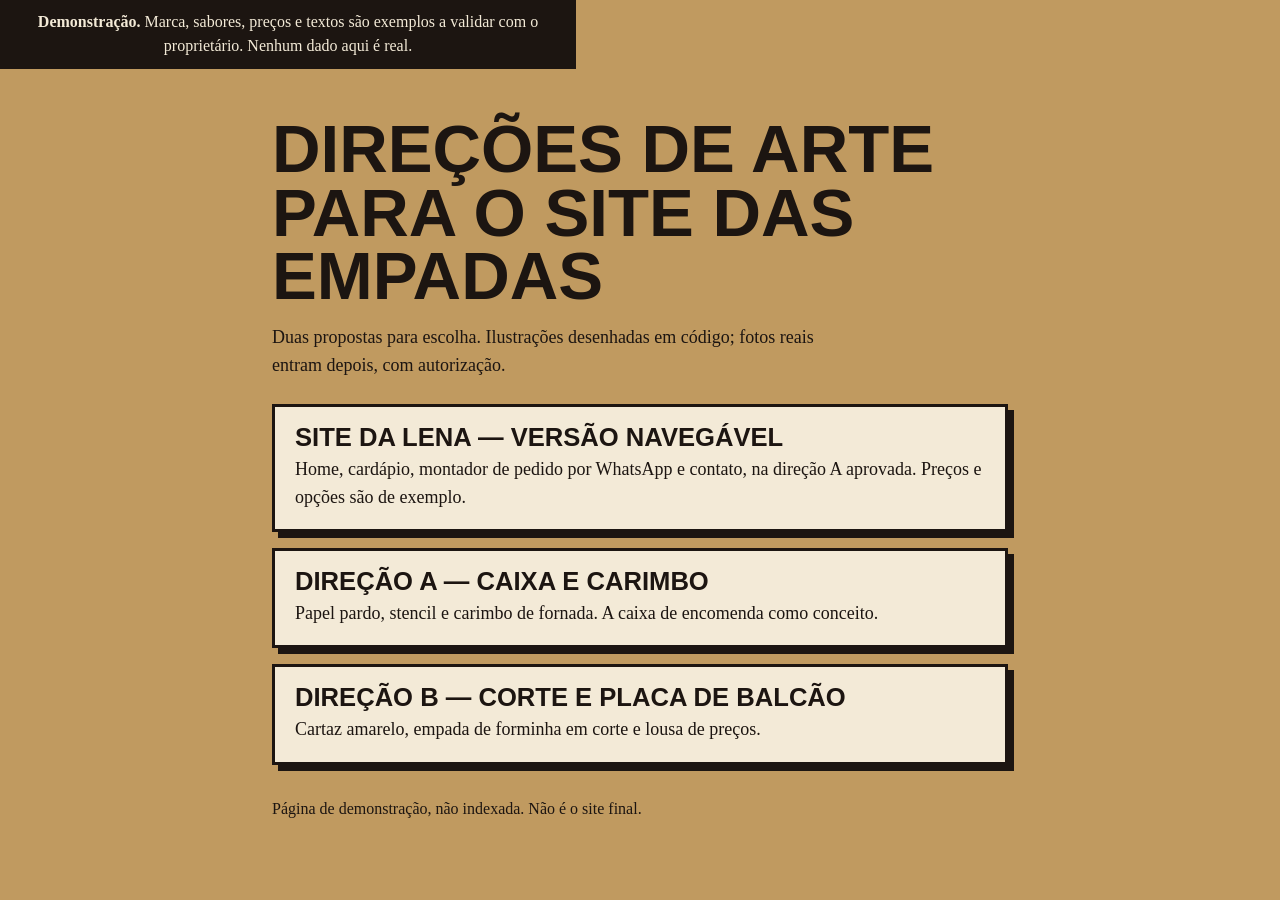
<file: index.html>
<!doctype html>
<html lang="pt-BR">
<head>
<meta charset="utf-8">
<meta name="viewport" content="width=device-width,initial-scale=1">
<meta name="robots" content="noindex, nofollow">
<title>Direções de arte — empadas (demonstração)</title>
<style>
  :root{--ink:#1c1511;--paper:#f3ead7;--kraft:#c09a60;--brasa:#a3281a}
  *{box-sizing:border-box}
  body{margin:0;background:var(--kraft);color:var(--ink);font:1.125rem/1.55 Georgia,"Times New Roman",serif;padding:0 clamp(1rem,5vw,3rem) 3rem}
  .demo{background:var(--ink);color:var(--paper);margin:0 calc(-1 * clamp(1rem,5vw,3rem));padding:.6rem 1rem;text-align:center;font-size:1rem}
  main{max-width:46rem;margin:3rem auto 0}
  h1{font:900 clamp(2.4rem,9vw,4.2rem)/.95 Impact,"Arial Narrow",sans-serif;text-transform:uppercase;margin:0 0 1rem}
  p{margin:0 0 1.5rem;max-width:36rem}
  ul{list-style:none;margin:0;padding:0;display:grid;gap:1rem}
  a.card{display:block;background:var(--paper);color:var(--ink);border:3px solid var(--ink);padding:1.1rem 1.25rem;text-decoration:none;box-shadow:6px 6px 0 var(--ink)}
  a.card:hover{transform:translate(-2px,-2px)}
  a.card:focus-visible{outline:4px solid var(--brasa);outline-offset:4px}
  a.card b{display:block;font:900 1.6rem/1 Impact,"Arial Narrow",sans-serif;text-transform:uppercase;margin-bottom:.35rem}
  small{display:block;margin-top:2rem;font-size:1rem}
</style>
</head>
<body>
<p class="demo"><strong>Demonstração.</strong> Marca, sabores, preços e textos são exemplos a validar com o proprietário. Nenhum dado aqui é real.</p>
<main>
  <h1>Direções de arte para o site das empadas</h1>
  <p>Duas propostas para escolha. Ilustrações desenhadas em código; fotos reais entram depois, com autorização.</p>
  <ul>
    <li><a class="card" href="lena/"><b>Site da Lena — versão navegável</b>Home, cardápio, montador de pedido por WhatsApp e contato, na direção A aprovada. Preços e opções são de exemplo.</a></li>
    <li><a class="card" href="direcao-a/"><b>Direção A — Caixa e carimbo</b>Papel pardo, stencil e carimbo de fornada. A caixa de encomenda como conceito.</a></li>
    <li><a class="card" href="direcao-b/"><b>Direção B — Corte e placa de balcão</b>Cartaz amarelo, empada de forminha em corte e lousa de preços.</a></li>
  </ul>
  <small>Página de demonstração, não indexada. Não é o site final.</small>
</main>
</body>
</html>
</file>
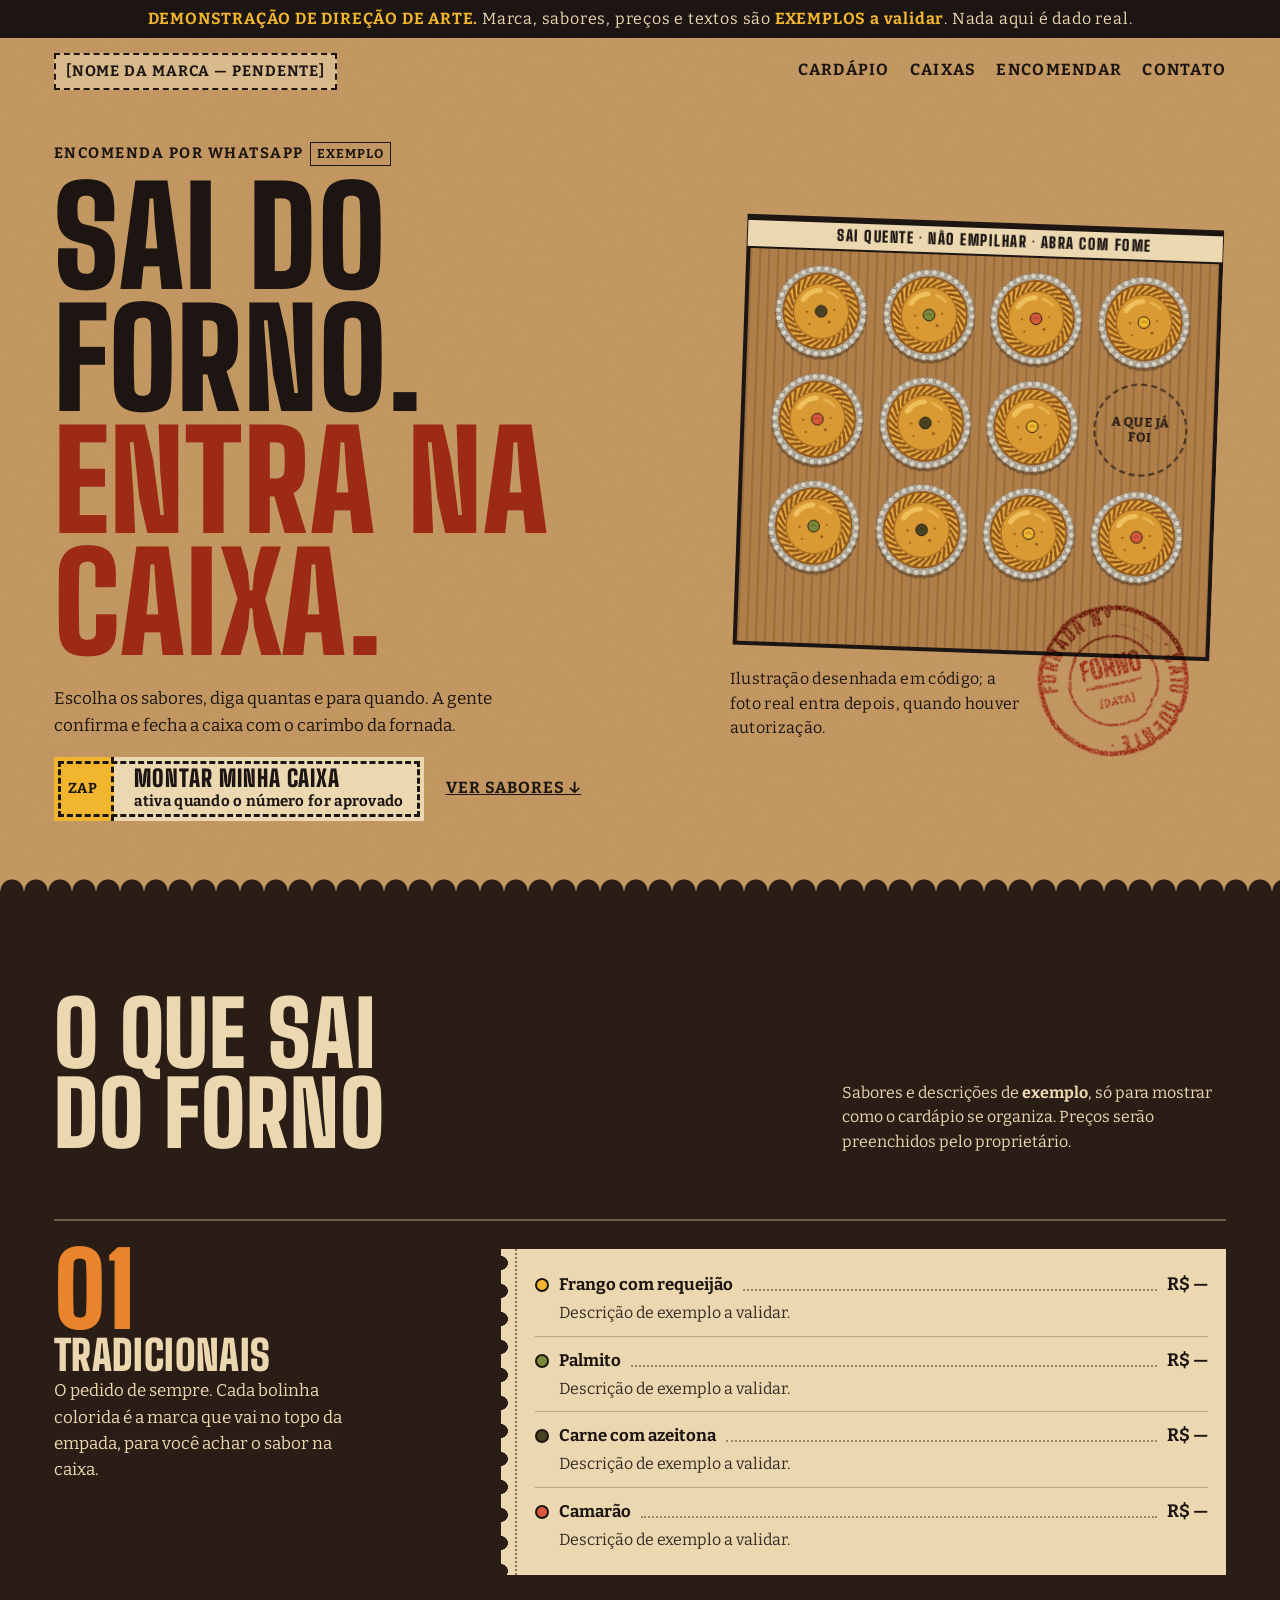
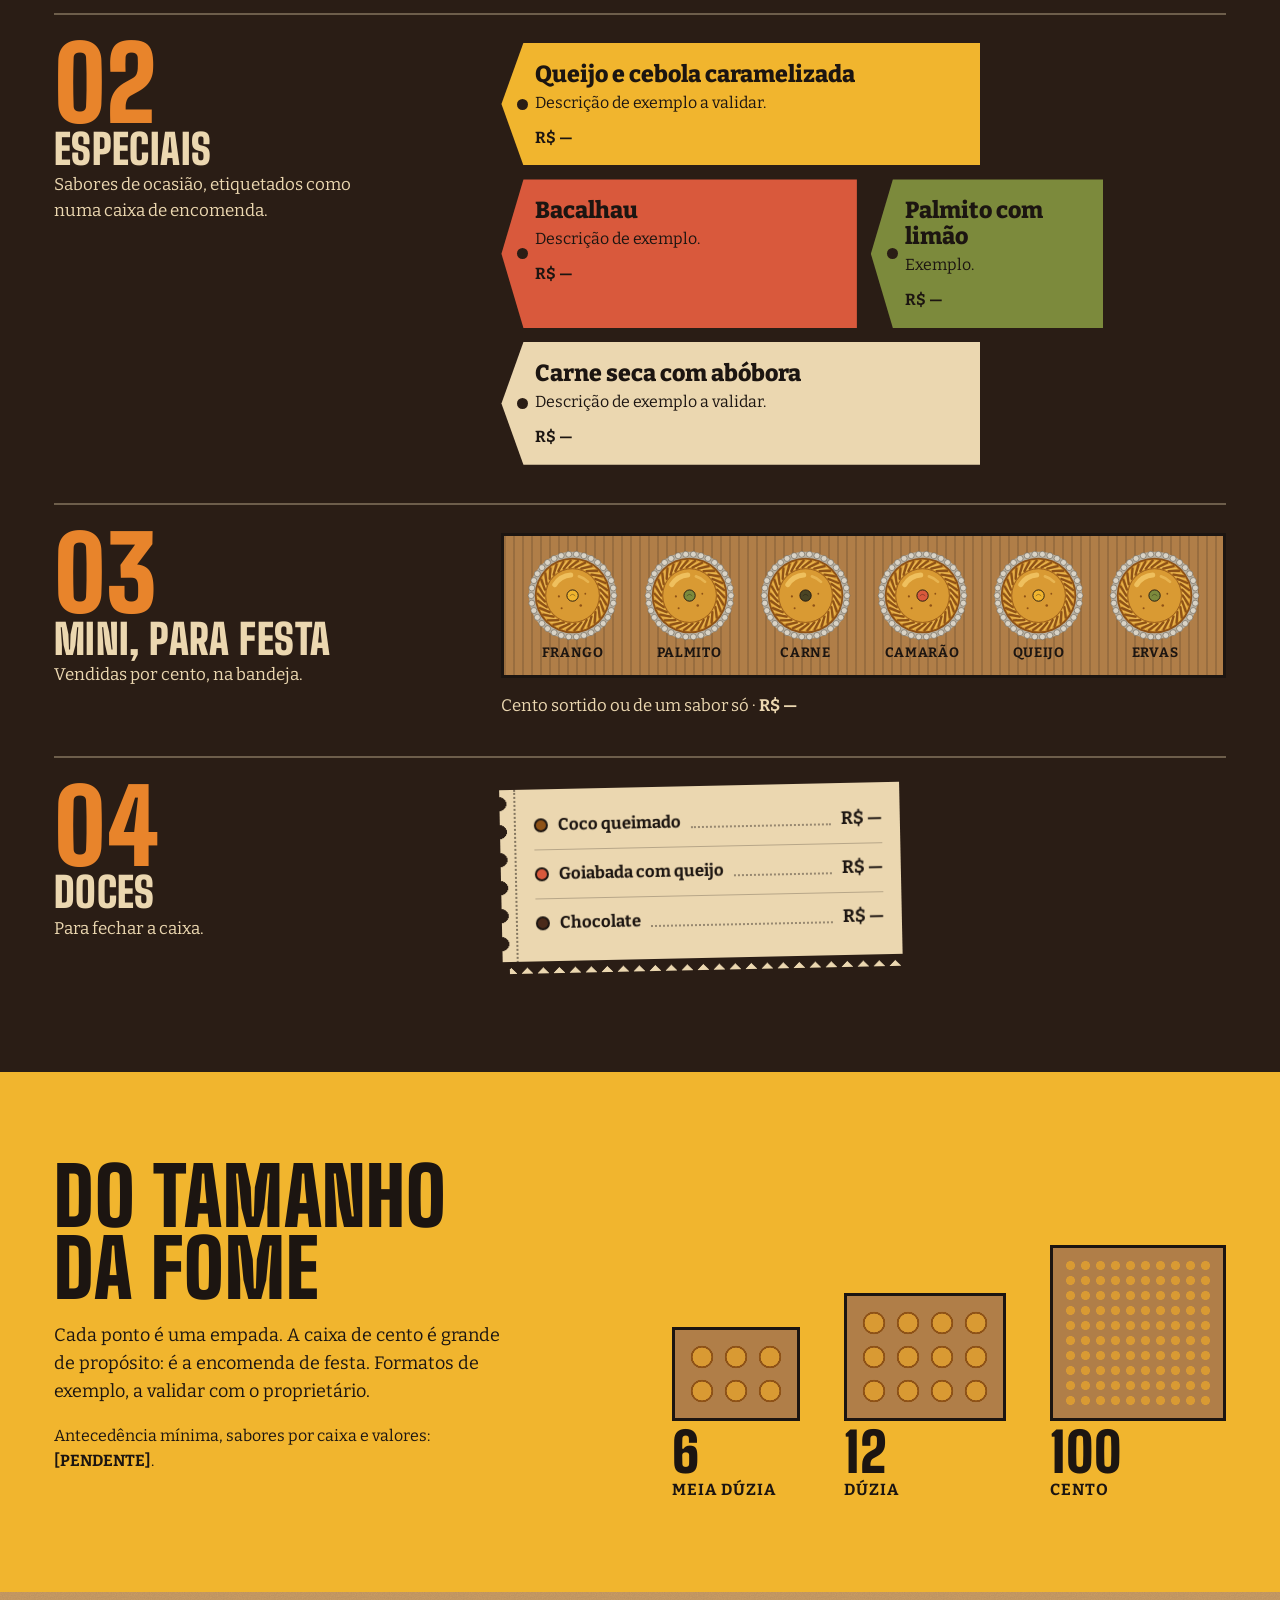
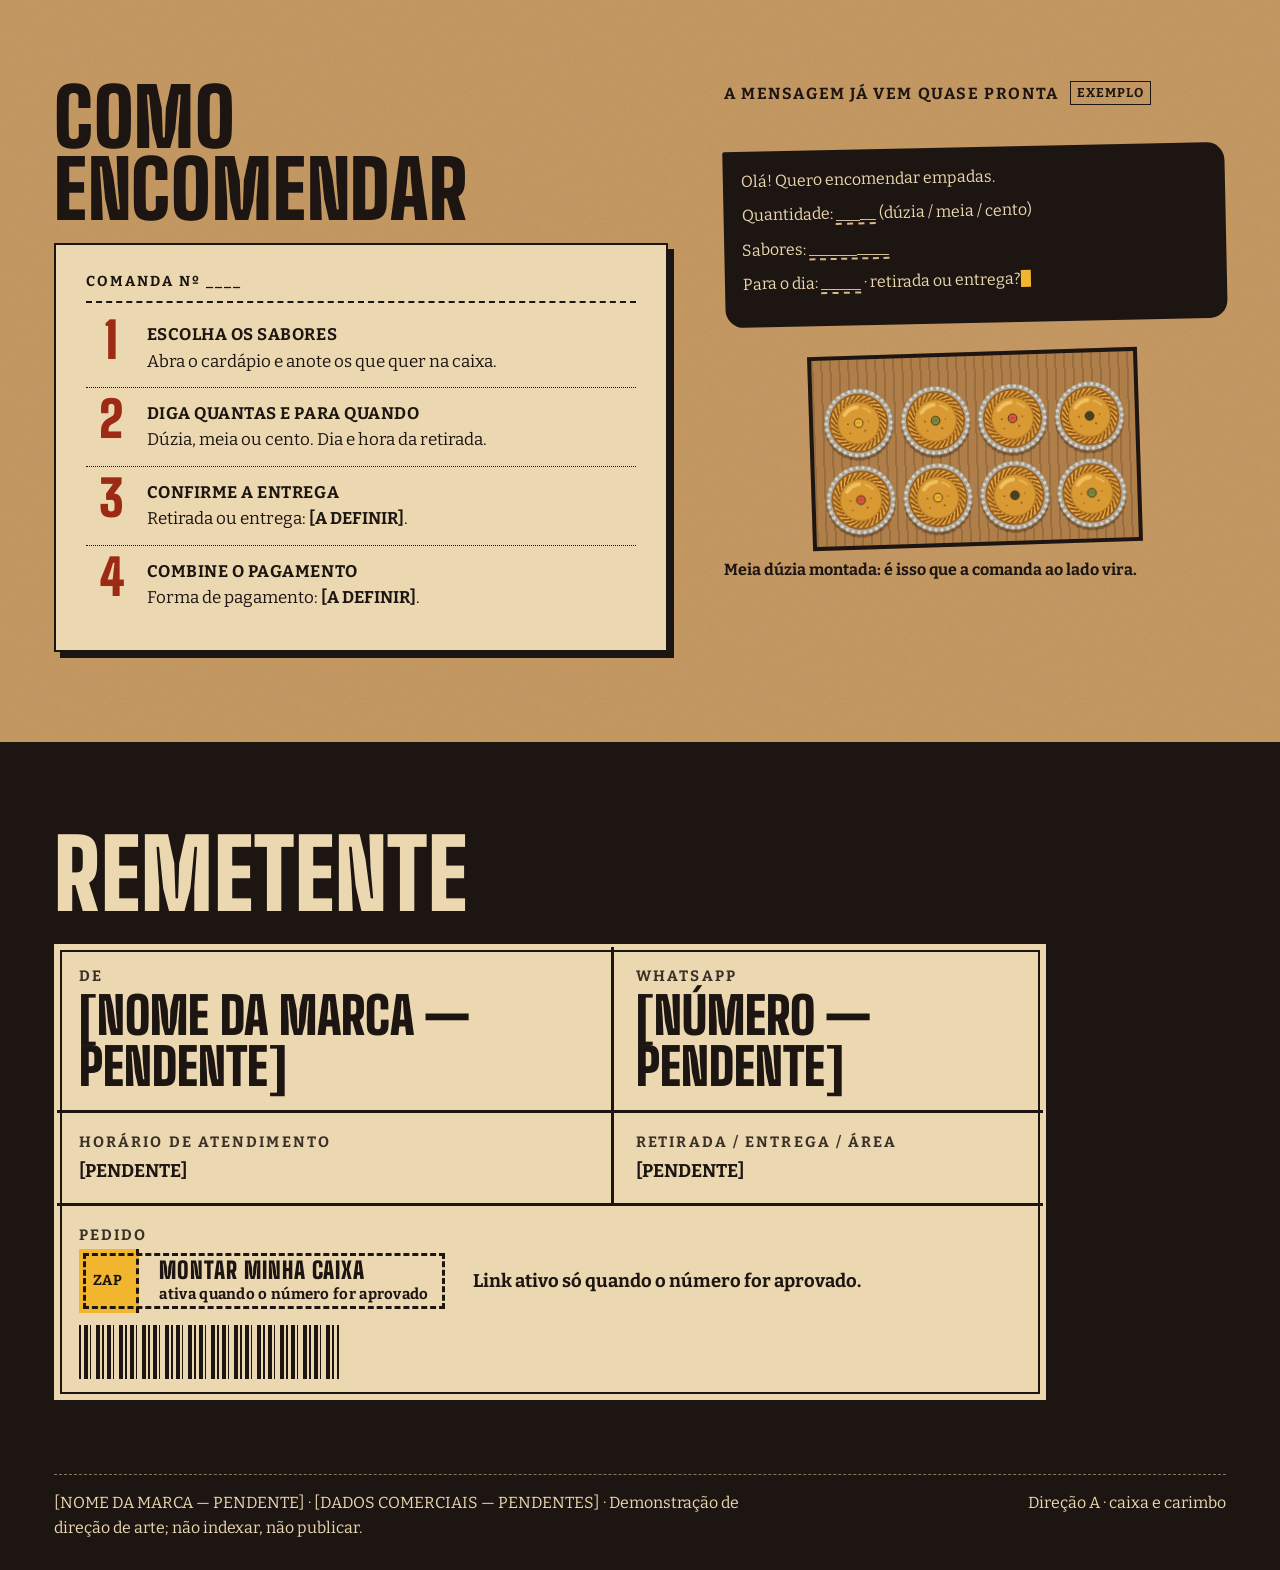
<file: direcao-a/index.html>
<!doctype html>
<html lang="pt-BR">
<head>
<meta charset="utf-8">
<meta name="viewport" content="width=device-width, initial-scale=1">
<meta name="robots" content="noindex, nofollow">
<title>Direção A — Caixa e carimbo (demonstração)</title>
<link rel="preconnect" href="https://fonts.googleapis.com">
<link rel="preconnect" href="https://fonts.gstatic.com" crossorigin>
<link href="https://fonts.googleapis.com/css2?family=Big+Shoulders+Display:wght@700;900&family=Bitter:wght@400;500;700;800&display=swap" rel="stylesheet">
<style>
:root{
  /* tokens: tudo vem de material do produto */
  --kraft:#C99B63;        /* papel pardo da caixa */
  --kraft-hi:#DDB982;
  --kraft-dk:#B07E48;
  --papel:#EBD7B0;        /* papel manteiga / talão */
  --tinta:#1C1511;        /* tinta de carimbo e stencil */
  --forno:#2A1D15;        /* interior do forno */
  --brasa:#E8842B;        /* brasa; só em grande escala */
  --carimbo:#9C2A14;      /* tinta vermelha do carimbo */
  --massa:#D99A33; --massa-hi:#F2C766; --massa-dk:#8E5217;
  --foil:#B9B2A4; --foil-hi:#D9D3C6; --foil-dk:#6E675A;
  --palmito:#7C8A3C; --camarao:#D9593C; --queijo:#F1B52E; --azeitona:#4A4424;
  --f-display:"Big Shoulders Display","Arial Narrow",Impact,sans-serif;
  --f-text:"Bitter",Georgia,serif;
  --gut:clamp(16px,4.2vw,64px);
}
*{box-sizing:border-box}
html{scroll-behavior:smooth;-webkit-text-size-adjust:100%}
body{margin:0;background:url("data:image/svg+xml;utf8,<svg xmlns='http://www.w3.org/2000/svg' width='240' height='240'><filter id='n'><feTurbulence type='fractalNoise' baseFrequency='.85' numOctaves='2' stitchTiles='stitch'/><feColorMatrix values='0 0 0 0 .35  0 0 0 0 .22  0 0 0 0 .1  0 0 0 .5 -.08'/></filter><rect width='100%' height='100%' filter='url(%23n)'/></svg>"),var(--kraft);color:var(--tinta);font-family:var(--f-text);font-size:1.125rem;line-height:1.55;overflow-x:hidden;}
a{color:inherit}
:focus-visible{outline:3px solid var(--tinta);outline-offset:3px;box-shadow:0 0 0 6px var(--queijo)}
.on-dark :focus-visible{outline-color:var(--queijo);box-shadow:0 0 0 6px var(--tinta)}
.sr{position:absolute;width:1px;height:1px;overflow:hidden;clip:rect(0 0 0 0);white-space:nowrap}
.skip{position:absolute;left:8px;top:-60px;background:var(--tinta);color:var(--papel);padding:10px 14px;z-index:100}
.skip:focus{top:8px}
.stencil{font-family:var(--f-display);font-weight:900;text-transform:uppercase;letter-spacing:.01em;line-height:.9}
.mono-s{font-size:.9375rem;letter-spacing:.06em;text-transform:uppercase}
.ex{display:inline-block;font-size:.8rem;letter-spacing:.08em;text-transform:uppercase;border:1.5px solid currentColor;padding:1px 6px;margin-left:.5em;vertical-align:.15em;font-weight:700;white-space:nowrap}

/* faixa de demonstração */
.demo{background:var(--tinta);color:var(--papel);font-size:1rem;letter-spacing:.05em;padding:8px var(--gut);text-align:center;line-height:1.35}
.demo b{color:var(--queijo)}

/* cabeçalho: etiqueta da marca pendente + índice */
.top{display:flex;align-items:center;justify-content:space-between;flex-wrap:wrap;gap:10px 24px;padding:14px var(--gut) 0}
.marca{font-weight:700;font-size:.9375rem;letter-spacing:.06em;border:2px dashed var(--tinta);padding:5px 10px;text-decoration:none;background:rgba(235,215,176,.55)}
.top nav{display:flex;gap:6px 20px;flex-wrap:wrap}
.top nav a{font-size:1rem;font-weight:700;letter-spacing:.08em;text-transform:uppercase;text-decoration:none;padding:6px 0;border-bottom:3px solid transparent}
.top nav a:hover{border-bottom-color:var(--carimbo)}

/* ===== HERO: tampa de caixa ===== */
.tampa{position:relative;display:grid;grid-template-columns:1fr;gap:14px;padding:14px var(--gut) 30px;overflow:hidden}
.tampa .txt-b{margin-top:12px;order:3}
.tampa .bandeja-wrap{order:2}
.tampa .txt-h{order:1}
.tampa .txt-h,.tampa .txt-b{position:relative;z-index:3;max-width:44rem}
.kicker{font-weight:700;font-size:.9375rem;letter-spacing:.1em;text-transform:uppercase;margin:0 0 10px;display:flex;flex-wrap:wrap;gap:4px 0;align-items:center}
.tampa h1{margin:0;font-size:clamp(2.6rem,12vw,6.4rem)}
.tampa h1 span{display:block}
.tampa h1 .l2{color:var(--carimbo);-webkit-text-stroke:0;margin-left:.0em}
.lede{margin:0;max-width:30rem;font-size:1.0625rem}
.cta-row{display:flex;flex-wrap:wrap;gap:12px 22px;align-items:center;margin-top:18px}
.etiqueta-btn{display:inline-flex;align-items:stretch;text-decoration:none;background:var(--tinta);color:var(--papel);font-family:var(--f-display);font-weight:900;text-transform:uppercase;font-size:1.45rem;letter-spacing:.04em;line-height:1;min-height:56px}
.etiqueta-btn i{font-style:normal;background:var(--queijo);color:var(--tinta);display:grid;place-items:center;padding:0 14px;font-family:var(--f-text);font-weight:700;font-size:.9rem;letter-spacing:.04em;border-right:3px dashed var(--tinta)}
.etiqueta-btn span{display:grid;place-items:center;padding:0 18px}
.etiqueta-btn small{display:block;font-family:var(--f-text);font-weight:700;font-size:.9375rem;letter-spacing:.02em;text-transform:none;margin-top:3px;line-height:1.15}
.etiqueta-btn.is-off{cursor:not-allowed;background:var(--papel);color:var(--tinta);outline:3px dashed var(--tinta);outline-offset:-7px}
.etiqueta-btn.is-off i{border-right:3px dashed var(--tinta)}
.etiqueta-btn.is-off span{padding:10px 20px;justify-items:start;text-align:left}
.link-sub{font-weight:700;letter-spacing:.06em;text-transform:uppercase;font-size:1rem}

.bandeja-wrap{position:relative;z-index:1;margin:0;padding:0}
.bandeja{position:relative;background:var(--kraft-dk);padding:calc(clamp(10px,3vw,26px) + 18px) clamp(10px,3vw,26px) calc(clamp(10px,3vw,26px) + 44px);border:4px solid var(--tinta);
  background-image:repeating-linear-gradient(90deg,rgba(28,21,17,.16) 0 2px,transparent 2px 9px)}
.bandeja .grid{display:grid;grid-template-columns:repeat(4,1fr);gap:clamp(6px,2vw,14px)}
.bandeja .c{aspect-ratio:1;display:block}
.bandeja .c svg{width:100%;height:100%;display:block;filter:drop-shadow(0 3px 0 rgba(28,21,17,.35))}
.bandeja .vazio{border:2.5px dashed rgba(28,21,17,.7);border-radius:50%;display:grid;place-items:center;text-align:center;font-size:.8rem;font-weight:700;letter-spacing:.06em;text-transform:uppercase;line-height:1.15;padding:10%}
.fita{position:absolute;left:-3px;right:-3px;top:0;transform:none;background:var(--papel);border-top:2px solid var(--tinta);border-bottom:2px solid var(--tinta);padding:3px 0;text-align:center;white-space:nowrap;overflow:hidden;font-family:var(--f-display);font-weight:900;text-transform:uppercase;font-size:clamp(.72rem,3.3vw,.95rem);letter-spacing:.1em;z-index:2;line-height:1.3}
.fita span{padding:0}
.fita span{display:inline-block;padding-left:1.2em}
.carimbo{position:absolute;z-index:4;width:clamp(96px,26vw,150px);right:6px;bottom:-62px;transform:rotate(-14deg);color:var(--carimbo);mix-blend-mode:multiply;filter:url(#tinta)}
.carimbo svg{display:block;width:100%;height:auto}
.legenda{font-size:1rem;letter-spacing:.02em;margin:14px 0 0;padding-right:120px;min-height:44px}

/* ===== CARDÁPIO: forno ===== */
.forno{background:var(--forno);color:var(--papel);padding:clamp(40px,8vw,104px) var(--gut) clamp(48px,8vw,112px);position:relative}
.forno::before{content:"";position:absolute;left:0;right:0;top:-16px;height:16px;background:radial-gradient(circle at 12px 16px,var(--forno) 11px,transparent 12px) 0 0/24px 16px repeat-x}
.cab-sec{display:flex;flex-wrap:wrap;align-items:flex-end;justify-content:space-between;gap:10px 28px;margin-bottom:clamp(28px,5vw,64px)}
.cab-sec h2{margin:0;font-size:clamp(2.7rem,9vw,5.6rem)}
.cab-sec p{margin:0;max-width:24rem;font-size:1rem}
.cat{display:grid;grid-template-columns:1fr;gap:14px 40px;padding:28px 0 38px;border-top:2px solid rgba(235,215,176,.35)}
.cat-h .n{font-family:var(--f-display);font-weight:900;font-size:clamp(3.4rem,10vw,6.4rem);line-height:.8;color:var(--brasa);display:block}
.cat-h h3{margin:6px 0 4px;font-size:clamp(1.8rem,4.4vw,2.6rem)}
.cat-h p{margin:0;font-size:1.0625rem;max-width:20rem}
/* 01: talão com furos */
.talao{background:var(--papel);color:var(--tinta);position:relative;padding:12px 18px 12px 34px;
  -webkit-mask:radial-gradient(circle 7px at 0 14px,transparent 98%,#000) 0 0/100% 28px;mask:radial-gradient(circle 7px at 0 14px,transparent 98%,#000) 0 0/100% 28px}
.talao::before{content:"";position:absolute;left:14px;top:0;bottom:0;border-left:2px dotted var(--tinta);opacity:.5}
.talao ul{list-style:none;margin:0;padding:0}
.talao li{display:grid;grid-template-columns:auto 1fr auto;gap:2px 10px;align-items:baseline;padding:10px 0;border-bottom:1px solid rgba(28,21,17,.25)}
.talao li:last-child{border:0}
.talao .sw{width:14px;height:14px;border-radius:50%;background:var(--c);border:2px solid var(--tinta);align-self:center}
.talao b{font-size:1.05rem}
.talao .pr{font-weight:700;white-space:nowrap}
.talao .d{grid-column:2/4;font-size:1rem;opacity:.88}
.talao .lead{height:0;border-bottom:2px dotted var(--tinta);opacity:.4;align-self:end;margin-bottom:6px;min-width:12px}
.talao .nm{display:flex;gap:10px;align-items:baseline;grid-column:2/3}
.talao .nm b{flex:none}
.talao .nm .lead{flex:1}
/* 02: etiquetas de caixa (tamanhos diferentes) */
.tags{display:grid;grid-template-columns:repeat(6,1fr);gap:14px}
.tag{--c:var(--queijo);background:var(--c);color:var(--tinta);padding:18px 16px 14px 34px;position:relative;grid-column:span 6;
  clip-path:polygon(22px 0,100% 0,100% 100%,22px 100%,0 50%)}
.tag::before{content:"";position:absolute;left:16px;top:50%;width:11px;height:11px;margin-top:-5.5px;border-radius:50%;background:var(--forno)}
.tag h4{margin:0;font-size:1.7rem}
.tag h4.stencil{font-family:var(--f-text);font-weight:800;text-transform:none;letter-spacing:0;line-height:1.12;font-size:1.45rem}
.tag p{margin:4px 0 8px;font-size:1rem}
.tag .pr{font-weight:700;font-size:1rem}
.tag.t2{--c:var(--camarao)}.tag.t3{--c:var(--palmito);color:var(--tinta)}.tag.t4{--c:var(--papel)}
/* 03: mini - tabuleiro */
.mini{display:flex;flex-direction:column;gap:14px}
.mini .fila{display:grid;grid-template-columns:repeat(3,1fr);gap:10px 8px;background:var(--kraft-dk);color:var(--tinta);padding:14px;border:3px solid var(--tinta);background-image:repeating-linear-gradient(90deg,rgba(28,21,17,.16) 0 2px,transparent 2px 9px)}
.mini .fila figure{margin:0;text-align:center;font-size:.85rem;font-weight:700;letter-spacing:.05em;text-transform:uppercase;line-height:1.2}
.mini .fila svg{display:block;width:78%;margin:0 auto 4px;aspect-ratio:1}
.mini p{margin:0;font-size:1.05rem}
/* 04: doces em frase corrida */
.talao.curto{max-width:25rem;padding-bottom:26px;transform:rotate(-1.2deg);box-shadow:none}
.talao.curto::after{content:"";position:absolute;left:0;right:0;bottom:0;height:12px;background:linear-gradient(135deg,var(--forno) 50%,transparent 50%) 0 0/16px 12px,linear-gradient(225deg,var(--forno) 50%,transparent 50%) 0 0/16px 12px}
.prosa{font-size:1.15rem;margin:0;max-width:34rem}
.prosa b{font-family:var(--f-display);font-size:1.5em;font-weight:900;text-transform:uppercase;letter-spacing:.02em;line-height:1}

/* ===== TAMANHOS DA CAIXA ===== */
.caixas{background:var(--queijo);padding:clamp(40px,7vw,88px) var(--gut);position:relative}
.caixas h2{margin:0 0 6px;font-size:clamp(2.6rem,8vw,5rem)}
.caixas>p{margin:0 0 30px;max-width:34rem}
.fila-cx{display:flex;flex-wrap:wrap;gap:30px 44px;align-items:flex-end}
.cx{--cell:20px;--cols:3;--rows:2;text-align:left}
.cx .dots{width:calc(var(--cell)*var(--cols) + 26px);height:calc(var(--cell)*var(--rows) + 26px);padding:10px;border:3px solid var(--tinta);background-color:var(--kraft-dk);
  background-image:radial-gradient(circle,var(--massa) 0 38%,var(--massa-dk) 40% 46%,transparent 48%);background-size:var(--cell) var(--cell);background-origin:content-box;background-clip:content-box;box-shadow:inset 0 0 0 10px var(--kraft-dk)}
.cx .n{display:block;font-family:var(--f-display);font-weight:900;font-size:3.4rem;line-height:.85;margin-top:8px}
.cx .l{font-size:1rem;letter-spacing:.06em;text-transform:uppercase;font-weight:700}
.cx.m{--cols:6;--rows:1}.cx.m{--cols:3;--rows:2}
.cx.d{--cols:4;--rows:3}
.cx.c{--cell:9px;--cols:10;--rows:10}
.cx.c .dots{background-image:radial-gradient(circle,var(--massa) 0 40%,transparent 44%)}
.nota-cx{margin-top:26px;font-size:1rem;max-width:36rem}

/* ===== COMO ENCOMENDAR ===== */
.como{padding:clamp(40px,7vw,100px) var(--gut);display:grid;grid-template-columns:1fr;gap:34px 56px}
.como h2{margin:0 0 18px;font-size:clamp(2.6rem,8vw,5rem)}
.comanda{background:var(--papel);padding:22px 20px 20px;position:relative;box-shadow:6px 6px 0 var(--tinta);border:2px solid var(--tinta)}
.comanda::before{content:"COMANDA  Nº ____";display:block;font-weight:700;letter-spacing:.14em;font-size:.9rem;border-bottom:2px dashed var(--tinta);padding-bottom:8px;margin-bottom:6px}
.comanda ol{list-style:none;margin:0;padding:0;counter-reset:p}
.comanda li{counter-increment:p;display:grid;grid-template-columns:3.2rem 1fr;gap:0 10px;padding:12px 0;border-bottom:1px dotted var(--tinta)}
.comanda li::before{content:counter(p);font-family:var(--f-display);font-weight:900;font-size:3.1rem;line-height:.8;color:var(--carimbo)}
.comanda li:last-child{border:0}
.comanda li::before{text-align:center}
.comanda strong{display:block;font-size:1.05rem;text-transform:uppercase;letter-spacing:.03em}
.comanda span{font-size:1.0625rem}
.zap{position:relative;align-self:start}
.zap h3{margin:0 0 10px;font-size:1rem;letter-spacing:.1em;text-transform:uppercase}
.bolha{background:var(--tinta);color:var(--papel);padding:18px 18px 20px;border-radius:2px 18px 18px 18px;font-size:1rem;position:relative;transform:rotate(-1.2deg)}
.bolha p{margin:0 0 .6em}
.bolha .cur{display:inline-block;width:.6em;height:1.1em;background:var(--queijo);vertical-align:-.2em;animation:pisca 1.1s steps(2) infinite}
@keyframes pisca{50%{opacity:0}}
.caixa-fechada p{margin:12px 0 0;font-size:1rem;font-weight:700}
.bandeja.peq{max-width:330px;transform:rotate(-1.8deg);padding:calc(10px + 18px) 10px 10px !important;background-color:var(--kraft-dk)}
.bandeja.peq .grid{gap:6px}
.bolha .campo{border-bottom:2px dashed var(--kraft-hi)}

/* ===== CONTATO ===== */
.contato{background:var(--tinta);color:var(--papel);padding:clamp(40px,7vw,100px) var(--gut) clamp(32px,5vw,56px)}
.contato h2{margin:0 0 26px;font-size:clamp(2.6rem,9vw,6rem)}
.rotulo{background:var(--papel);color:var(--tinta);display:grid;grid-template-columns:1fr;max-width:62rem;border:3px solid var(--papel);outline:2px solid var(--tinta);outline-offset:-8px}
.rotulo>div{padding:18px 22px 18px;border-bottom:3px solid var(--tinta)}
.rotulo>div:last-child{border:0}
.rotulo dt{font-size:.9375rem;font-weight:700;letter-spacing:.14em;text-transform:uppercase;opacity:.85}
.rotulo dd{margin:2px 0 0;font-weight:700;font-size:1.15rem}
.rotulo .big{font-family:var(--f-display);font-weight:900;text-transform:uppercase;font-size:clamp(1.9rem,6vw,3.2rem);line-height:1}
.barras{height:54px;background:repeating-linear-gradient(90deg,var(--tinta) 0 2px,transparent 2px 5px,var(--tinta) 5px 9px,transparent 9px 11px,var(--tinta) 11px 12px,transparent 12px 17px,var(--tinta) 17px 21px,transparent 21px 23px);margin-top:12px;max-width:260px}
.rotulo .go{display:flex;flex-wrap:wrap;gap:14px 24px;align-items:center}
footer{background:var(--tinta);color:var(--papel);padding:0 var(--gut) 30px;font-size:1rem}
footer .l{border-top:1px dashed rgba(235,215,176,.5);padding-top:16px;display:flex;flex-wrap:wrap;gap:6px 28px;justify-content:space-between}
footer p{margin:0;max-width:44rem}

/* barra fixa: fita de caixa (mobile) */

/* animação única: o carimbo bate. Respeita reduced motion. */
.carimbo{animation:bate .5s cubic-bezier(.3,1.6,.5,1) .4s both}
@keyframes bate{from{transform:rotate(-14deg) scale(1.6);opacity:0}to{transform:rotate(-14deg) scale(1);opacity:1}}
@media (prefers-reduced-motion:reduce){
  html{scroll-behavior:auto}
  .carimbo,.bolha .cur{animation:none}
}

/* ===== Mobile pequeno (360-420) ===== */
@media (max-width:420px){.top nav{gap:2px 14px}}

/* ===== 700+ ===== */
@media (min-width:700px){
  .tags{grid-template-columns:repeat(6,1fr)}
  .tag{grid-column:span 3}
  .tag.t2{grid-column:span 3}.tag.t3{grid-column:span 2}.tag.t4{grid-column:span 4}
  .tag.t1{grid-column:span 4}
  .mini .fila{grid-template-columns:repeat(6,1fr)}
  .comanda{padding:26px 30px}
}

/* ===== Desktop: a tampa abre ao lado, o cardápio vira duas colunas ===== */
@media (min-width:1000px){
  .tampa{grid-template-columns:minmax(0,1.12fr) minmax(0,.88fr);grid-template-rows:auto auto;gap:0 44px;padding-top:44px;min-height:min(820px,calc(100vh - 100px));padding-bottom:64px}
  .tampa .txt-h{grid-column:1;grid-row:1;align-self:end}
  .tampa .txt-b{grid-column:1;grid-row:2;align-self:start}
  .bandeja-wrap{grid-column:2;grid-row:1/3;align-self:center}
  .tampa h1{font-size:clamp(6rem,10.6vw,10.8rem)}
  .tampa .txt-b{margin-top:22px}
  .bandeja{transform:rotate(2deg);width:96%;margin:0 auto}
  .carimbo{right:14px;bottom:-104px;width:clamp(150px,12vw,180px)}
  .legenda{padding-right:200px;min-height:60px}
  .cat{grid-template-columns:minmax(0,.36fr) minmax(0,.64fr)}
  .cat-h{position:sticky;top:20px;align-self:start}
  .mini .fila svg{width:84%}
  .caixas{display:grid;grid-template-columns:minmax(0,.8fr) minmax(0,1.2fr);gap:0 56px;align-items:end}
  .caixas .cab-cx{grid-column:1}
  .caixas .fila-cx{grid-column:2;grid-row:1/3;justify-content:flex-end;flex-wrap:nowrap}
  .cx{--cell:34px}.cx.c{--cell:15px}
  .como{grid-template-columns:minmax(0,1.1fr) minmax(0,.9fr);align-items:start}
  .zap{margin-top:0;display:grid;gap:30px}
  .rotulo{grid-template-columns:1.3fr 1fr}
  .rotulo .w{grid-column:1/-1}
  .rotulo>div{border-bottom:3px solid var(--tinta)}
  .rotulo>div:nth-child(odd):not(.w){border-right:3px solid var(--tinta)}
}
@media (min-width:1500px){
  .tampa{padding-top:56px}
}
</style>
</head>
<body>
<svg width="0" height="0" style="position:absolute" aria-hidden="true" focusable="false">
  <defs>
    <filter id="tinta" x="-8%" y="-8%" width="116%" height="116%">
      <feTurbulence type="fractalNoise" baseFrequency=".035" numOctaves="2" seed="4" result="w"/>
      <feDisplacementMap in="SourceGraphic" in2="w" scale="3.5" result="d"/>
      <feTurbulence type="fractalNoise" baseFrequency=".8" numOctaves="3" seed="9" result="n"/>
      <feColorMatrix in="n" type="matrix" values="0 0 0 0 0  0 0 0 0 0  0 0 0 0 0  7 0 0 0 -2.4" result="h"/>
      <feComposite in="d" in2="h" operator="in"/>
    </filter>
    <symbol id="empada" viewBox="-50 -50 100 100"><circle r="48" fill="var(--foil)"/><circle cx="45.5" cy="0" r="3.3" fill="var(--foil-hi)" stroke="var(--foil-dk)" stroke-width=".7"/><circle cx="44.73" cy="8.36" r="3.3" fill="var(--foil-hi)" stroke="var(--foil-dk)" stroke-width=".7"/><circle cx="42.43" cy="16.44" r="3.3" fill="var(--foil-hi)" stroke="var(--foil-dk)" stroke-width=".7"/><circle cx="38.68" cy="23.95" r="3.3" fill="var(--foil-hi)" stroke="var(--foil-dk)" stroke-width=".7"/><circle cx="33.62" cy="30.65" r="3.3" fill="var(--foil-hi)" stroke="var(--foil-dk)" stroke-width=".7"/><circle cx="27.42" cy="36.31" r="3.3" fill="var(--foil-hi)" stroke="var(--foil-dk)" stroke-width=".7"/><circle cx="20.28" cy="40.73" r="3.3" fill="var(--foil-hi)" stroke="var(--foil-dk)" stroke-width=".7"/><circle cx="12.45" cy="43.76" r="3.3" fill="var(--foil-hi)" stroke="var(--foil-dk)" stroke-width=".7"/><circle cx="4.2" cy="45.31" r="3.3" fill="var(--foil-hi)" stroke="var(--foil-dk)" stroke-width=".7"/><circle cx="-4.2" cy="45.31" r="3.3" fill="var(--foil-hi)" stroke="var(--foil-dk)" stroke-width=".7"/><circle cx="-12.45" cy="43.76" r="3.3" fill="var(--foil-hi)" stroke="var(--foil-dk)" stroke-width=".7"/><circle cx="-20.28" cy="40.73" r="3.3" fill="var(--foil-hi)" stroke="var(--foil-dk)" stroke-width=".7"/><circle cx="-27.42" cy="36.31" r="3.3" fill="var(--foil-hi)" stroke="var(--foil-dk)" stroke-width=".7"/><circle cx="-33.62" cy="30.65" r="3.3" fill="var(--foil-hi)" stroke="var(--foil-dk)" stroke-width=".7"/><circle cx="-38.68" cy="23.95" r="3.3" fill="var(--foil-hi)" stroke="var(--foil-dk)" stroke-width=".7"/><circle cx="-42.43" cy="16.44" r="3.3" fill="var(--foil-hi)" stroke="var(--foil-dk)" stroke-width=".7"/><circle cx="-44.73" cy="8.36" r="3.3" fill="var(--foil-hi)" stroke="var(--foil-dk)" stroke-width=".7"/><circle cx="-45.5" cy="0" r="3.3" fill="var(--foil-hi)" stroke="var(--foil-dk)" stroke-width=".7"/><circle cx="-44.73" cy="-8.36" r="3.3" fill="var(--foil-hi)" stroke="var(--foil-dk)" stroke-width=".7"/><circle cx="-42.43" cy="-16.44" r="3.3" fill="var(--foil-hi)" stroke="var(--foil-dk)" stroke-width=".7"/><circle cx="-38.68" cy="-23.95" r="3.3" fill="var(--foil-hi)" stroke="var(--foil-dk)" stroke-width=".7"/><circle cx="-33.62" cy="-30.65" r="3.3" fill="var(--foil-hi)" stroke="var(--foil-dk)" stroke-width=".7"/><circle cx="-27.42" cy="-36.31" r="3.3" fill="var(--foil-hi)" stroke="var(--foil-dk)" stroke-width=".7"/><circle cx="-20.28" cy="-40.73" r="3.3" fill="var(--foil-hi)" stroke="var(--foil-dk)" stroke-width=".7"/><circle cx="-12.45" cy="-43.76" r="3.3" fill="var(--foil-hi)" stroke="var(--foil-dk)" stroke-width=".7"/><circle cx="-4.2" cy="-45.31" r="3.3" fill="var(--foil-hi)" stroke="var(--foil-dk)" stroke-width=".7"/><circle cx="4.2" cy="-45.31" r="3.3" fill="var(--foil-hi)" stroke="var(--foil-dk)" stroke-width=".7"/><circle cx="12.45" cy="-43.76" r="3.3" fill="var(--foil-hi)" stroke="var(--foil-dk)" stroke-width=".7"/><circle cx="20.28" cy="-40.73" r="3.3" fill="var(--foil-hi)" stroke="var(--foil-dk)" stroke-width=".7"/><circle cx="27.42" cy="-36.31" r="3.3" fill="var(--foil-hi)" stroke="var(--foil-dk)" stroke-width=".7"/><circle cx="33.62" cy="-30.65" r="3.3" fill="var(--foil-hi)" stroke="var(--foil-dk)" stroke-width=".7"/><circle cx="38.68" cy="-23.95" r="3.3" fill="var(--foil-hi)" stroke="var(--foil-dk)" stroke-width=".7"/><circle cx="42.43" cy="-16.44" r="3.3" fill="var(--foil-hi)" stroke="var(--foil-dk)" stroke-width=".7"/><circle cx="44.73" cy="-8.36" r="3.3" fill="var(--foil-hi)" stroke="var(--foil-dk)" stroke-width=".7"/><circle r="41.5" fill="var(--massa-dk)"/><circle r="39.5" fill="var(--massa)"/><path d="M31 0L37.19 9.96" stroke="var(--massa-dk)" stroke-width="2.5" stroke-linecap="round"/><path d="M30.83 3.24L35.94 13.8" stroke="var(--massa-hi)" stroke-width="1.1" stroke-linecap="round" opacity=".7"/><path d="M30.32 6.45L34.3 17.48" stroke="var(--massa-dk)" stroke-width="2.5" stroke-linecap="round"/><path d="M29.48 9.58L32.29 20.97" stroke="var(--massa-hi)" stroke-width="1.1" stroke-linecap="round" opacity=".7"/><path d="M28.32 12.61L29.92 24.23" stroke="var(--massa-dk)" stroke-width="2.5" stroke-linecap="round"/><path d="M26.85 15.5L27.22 27.22" stroke="var(--massa-hi)" stroke-width="1.1" stroke-linecap="round" opacity=".7"/><path d="M25.08 18.22L24.23 29.92" stroke="var(--massa-dk)" stroke-width="2.5" stroke-linecap="round"/><path d="M23.04 20.74L20.97 32.29" stroke="var(--massa-hi)" stroke-width="1.1" stroke-linecap="round" opacity=".7"/><path d="M20.74 23.04L17.48 34.3" stroke="var(--massa-dk)" stroke-width="2.5" stroke-linecap="round"/><path d="M18.22 25.08L13.8 35.94" stroke="var(--massa-hi)" stroke-width="1.1" stroke-linecap="round" opacity=".7"/><path d="M15.5 26.85L9.96 37.19" stroke="var(--massa-dk)" stroke-width="2.5" stroke-linecap="round"/><path d="M12.61 28.32L6.02 38.03" stroke="var(--massa-hi)" stroke-width="1.1" stroke-linecap="round" opacity=".7"/><path d="M9.58 29.48L2.01 38.45" stroke="var(--massa-dk)" stroke-width="2.5" stroke-linecap="round"/><path d="M6.45 30.32L-2.01 38.45" stroke="var(--massa-hi)" stroke-width="1.1" stroke-linecap="round" opacity=".7"/><path d="M3.24 30.83L-6.02 38.03" stroke="var(--massa-dk)" stroke-width="2.5" stroke-linecap="round"/><path d="M0 31L-9.96 37.19" stroke="var(--massa-hi)" stroke-width="1.1" stroke-linecap="round" opacity=".7"/><path d="M-3.24 30.83L-13.8 35.94" stroke="var(--massa-dk)" stroke-width="2.5" stroke-linecap="round"/><path d="M-6.45 30.32L-17.48 34.3" stroke="var(--massa-hi)" stroke-width="1.1" stroke-linecap="round" opacity=".7"/><path d="M-9.58 29.48L-20.97 32.29" stroke="var(--massa-dk)" stroke-width="2.5" stroke-linecap="round"/><path d="M-12.61 28.32L-24.23 29.92" stroke="var(--massa-hi)" stroke-width="1.1" stroke-linecap="round" opacity=".7"/><path d="M-15.5 26.85L-27.22 27.22" stroke="var(--massa-dk)" stroke-width="2.5" stroke-linecap="round"/><path d="M-18.22 25.08L-29.92 24.23" stroke="var(--massa-hi)" stroke-width="1.1" stroke-linecap="round" opacity=".7"/><path d="M-20.74 23.04L-32.29 20.97" stroke="var(--massa-dk)" stroke-width="2.5" stroke-linecap="round"/><path d="M-23.04 20.74L-34.3 17.48" stroke="var(--massa-hi)" stroke-width="1.1" stroke-linecap="round" opacity=".7"/><path d="M-25.08 18.22L-35.94 13.8" stroke="var(--massa-dk)" stroke-width="2.5" stroke-linecap="round"/><path d="M-26.85 15.5L-37.19 9.96" stroke="var(--massa-hi)" stroke-width="1.1" stroke-linecap="round" opacity=".7"/><path d="M-28.32 12.61L-38.03 6.02" stroke="var(--massa-dk)" stroke-width="2.5" stroke-linecap="round"/><path d="M-29.48 9.58L-38.45 2.01" stroke="var(--massa-hi)" stroke-width="1.1" stroke-linecap="round" opacity=".7"/><path d="M-30.32 6.45L-38.45 -2.01" stroke="var(--massa-dk)" stroke-width="2.5" stroke-linecap="round"/><path d="M-30.83 3.24L-38.03 -6.02" stroke="var(--massa-hi)" stroke-width="1.1" stroke-linecap="round" opacity=".7"/><path d="M-31 0L-37.19 -9.96" stroke="var(--massa-dk)" stroke-width="2.5" stroke-linecap="round"/><path d="M-30.83 -3.24L-35.94 -13.8" stroke="var(--massa-hi)" stroke-width="1.1" stroke-linecap="round" opacity=".7"/><path d="M-30.32 -6.45L-34.3 -17.48" stroke="var(--massa-dk)" stroke-width="2.5" stroke-linecap="round"/><path d="M-29.48 -9.58L-32.29 -20.97" stroke="var(--massa-hi)" stroke-width="1.1" stroke-linecap="round" opacity=".7"/><path d="M-28.32 -12.61L-29.92 -24.23" stroke="var(--massa-dk)" stroke-width="2.5" stroke-linecap="round"/><path d="M-26.85 -15.5L-27.22 -27.22" stroke="var(--massa-hi)" stroke-width="1.1" stroke-linecap="round" opacity=".7"/><path d="M-25.08 -18.22L-24.23 -29.92" stroke="var(--massa-dk)" stroke-width="2.5" stroke-linecap="round"/><path d="M-23.04 -20.74L-20.97 -32.29" stroke="var(--massa-hi)" stroke-width="1.1" stroke-linecap="round" opacity=".7"/><path d="M-20.74 -23.04L-17.48 -34.3" stroke="var(--massa-dk)" stroke-width="2.5" stroke-linecap="round"/><path d="M-18.22 -25.08L-13.8 -35.94" stroke="var(--massa-hi)" stroke-width="1.1" stroke-linecap="round" opacity=".7"/><path d="M-15.5 -26.85L-9.96 -37.19" stroke="var(--massa-dk)" stroke-width="2.5" stroke-linecap="round"/><path d="M-12.61 -28.32L-6.02 -38.03" stroke="var(--massa-hi)" stroke-width="1.1" stroke-linecap="round" opacity=".7"/><path d="M-9.58 -29.48L-2.01 -38.45" stroke="var(--massa-dk)" stroke-width="2.5" stroke-linecap="round"/><path d="M-6.45 -30.32L2.01 -38.45" stroke="var(--massa-hi)" stroke-width="1.1" stroke-linecap="round" opacity=".7"/><path d="M-3.24 -30.83L6.02 -38.03" stroke="var(--massa-dk)" stroke-width="2.5" stroke-linecap="round"/><path d="M0 -31L9.96 -37.19" stroke="var(--massa-hi)" stroke-width="1.1" stroke-linecap="round" opacity=".7"/><path d="M3.24 -30.83L13.8 -35.94" stroke="var(--massa-dk)" stroke-width="2.5" stroke-linecap="round"/><path d="M6.45 -30.32L17.48 -34.3" stroke="var(--massa-hi)" stroke-width="1.1" stroke-linecap="round" opacity=".7"/><path d="M9.58 -29.48L20.97 -32.29" stroke="var(--massa-dk)" stroke-width="2.5" stroke-linecap="round"/><path d="M12.61 -28.32L24.23 -29.92" stroke="var(--massa-hi)" stroke-width="1.1" stroke-linecap="round" opacity=".7"/><path d="M15.5 -26.85L27.22 -27.22" stroke="var(--massa-dk)" stroke-width="2.5" stroke-linecap="round"/><path d="M18.22 -25.08L29.92 -24.23" stroke="var(--massa-hi)" stroke-width="1.1" stroke-linecap="round" opacity=".7"/><path d="M20.74 -23.04L32.29 -20.97" stroke="var(--massa-dk)" stroke-width="2.5" stroke-linecap="round"/><path d="M23.04 -20.74L34.3 -17.48" stroke="var(--massa-hi)" stroke-width="1.1" stroke-linecap="round" opacity=".7"/><path d="M25.08 -18.22L35.94 -13.8" stroke="var(--massa-dk)" stroke-width="2.5" stroke-linecap="round"/><path d="M26.85 -15.5L37.19 -9.96" stroke="var(--massa-hi)" stroke-width="1.1" stroke-linecap="round" opacity=".7"/><path d="M28.32 -12.61L38.03 -6.02" stroke="var(--massa-dk)" stroke-width="2.5" stroke-linecap="round"/><path d="M29.48 -9.58L38.45 -2.01" stroke="var(--massa-hi)" stroke-width="1.1" stroke-linecap="round" opacity=".7"/><path d="M30.32 -6.45L38.45 2.01" stroke="var(--massa-dk)" stroke-width="2.5" stroke-linecap="round"/><path d="M30.83 -3.24L38.03 6.02" stroke="var(--massa-hi)" stroke-width="1.1" stroke-linecap="round" opacity=".7"/><circle r="29.5" fill="var(--massa)" stroke="var(--massa-dk)" stroke-width=".9"/><path d="M-19.5 -12 A23 23 0 0 1 -2 -22.5" fill="none" stroke="var(--massa-hi)" stroke-width="5.5" stroke-linecap="round" opacity=".85"/><path d="M7 -21 A23 23 0 0 1 17 -15" fill="none" stroke="var(--massa-hi)" stroke-width="3" stroke-linecap="round" opacity=".6"/><circle cx="9" cy="11" r="1.4" fill="var(--massa-dk)"/><circle cx="-12" cy="14" r="1.1" fill="var(--massa-dk)"/><circle cx="14" cy="-2" r="1" fill="var(--massa-dk)"/><circle cx="-15" cy="1" r="1.2" fill="var(--massa-dk)"/><circle r="6.2" fill="var(--m)" stroke="var(--tinta)" stroke-width="1"/><path d="M-3 .5 Q0 -3 3 .5" fill="none" stroke="var(--tinta)" stroke-width=".8" opacity=".5"/></symbol>
  </defs>
</svg>

<a class="skip" href="#cardapio">Pular para o cardápio</a>
<div class="demo"><b>DEMONSTRAÇÃO DE DIREÇÃO DE ARTE.</b> Marca, sabores, preços e textos são <b>EXEMPLOS a validar</b>. Nada aqui é dado real.</div>

<div class="top">
  <a class="marca" href="#">[NOME DA MARCA — PENDENTE]</a>
  <nav aria-label="Seções">
    <a href="#cardapio">Cardápio</a>
    <a href="#caixas">Caixas</a>
    <a href="#encomendar">Encomendar</a>
    <a href="#contato">Contato</a>
  </nav>
</div>

<header class="tampa">
  <div class="txt-h">
    <p class="kicker">Encomenda por WhatsApp <span class="ex">exemplo</span></p>
    <h1 class="stencil"><span>Sai do forno.</span><span class="l2">Entra na caixa.</span></h1>
  </div>
  <div class="txt-b">
    <p class="lede">Escolha os sabores, diga quantas e para quando. A gente confirma e fecha a caixa com o carimbo da fornada.</p>
    <div class="cta-row">
      <a class="etiqueta-btn is-off" role="link" aria-disabled="true"><i>ZAP</i><span>Montar minha caixa<small>ativa quando o número for aprovado</small></span></a>
      <a class="link-sub" href="#cardapio">Ver sabores ↓</a>
    </div>
  </div>
  <div class="bandeja-wrap">
    <div class="bandeja" role="img" aria-label="Ilustração: caixa aberta com onze empadas redondas em forminha e uma casa vazia tracejada, como se alguém já tivesse pegado uma. Faixa de fita de embalagem atravessa a caixa e um carimbo de fornada com número em branco.">
      <div class="grid" aria-hidden="true">
        <span class="c"><svg viewBox="0 0 100 100" style="--m:#4A4424"><use href="#empada"/></svg></span>
        <span class="c"><svg viewBox="0 0 100 100" style="--m:#7C8A3C"><use href="#empada"/></svg></span>
        <span class="c"><svg viewBox="0 0 100 100" style="--m:#D9593C"><use href="#empada"/></svg></span>
        <span class="c"><svg viewBox="0 0 100 100" style="--m:#F1B52E"><use href="#empada"/></svg></span>
        <span class="c"><svg viewBox="0 0 100 100" style="--m:#D9593C"><use href="#empada"/></svg></span>
        <span class="c"><svg viewBox="0 0 100 100" style="--m:#4A4424"><use href="#empada"/></svg></span>
        <span class="c"><svg viewBox="0 0 100 100" style="--m:#F1B52E"><use href="#empada"/></svg></span>
        <span class="c vazio">a que já foi</span>
        <span class="c"><svg viewBox="0 0 100 100" style="--m:#7C8A3C"><use href="#empada"/></svg></span>
        <span class="c"><svg viewBox="0 0 100 100" style="--m:#4A4424"><use href="#empada"/></svg></span>
        <span class="c"><svg viewBox="0 0 100 100" style="--m:#F1B52E"><use href="#empada"/></svg></span>
        <span class="c"><svg viewBox="0 0 100 100" style="--m:#D9593C"><use href="#empada"/></svg></span>
      </div>
      <div class="fita" aria-hidden="true"><span>Sai quente · não empilhar · abra com fome</span></div>
      <div class="carimbo" aria-hidden="true">
        <svg viewBox="0 0 200 200" fill="none" stroke="currentColor">
          <defs><path id="arco" d="M100 100 m-74 0 a74 74 0 1 1 148 0 a74 74 0 1 1 -148 0"/></defs>
          <circle cx="100" cy="100" r="95" stroke-width="6"/><circle cx="100" cy="100" r="58" stroke-width="2.5"/>
          <text font-family="Big Shoulders Display, Impact, sans-serif" font-weight="900" font-size="24" letter-spacing="2.4" fill="currentColor" stroke="none"><textPath href="#arco" startOffset="0">FORNADA Nº ___ · SAIU QUENTE ·</textPath></text>
          <text x="100" y="94" text-anchor="middle" font-family="Big Shoulders Display, Impact, sans-serif" font-weight="900" font-size="34" fill="currentColor" stroke="none">FORNO</text>
          <path d="M62 105h76" stroke-width="3"/>
          <text x="100" y="132" text-anchor="middle" font-family="Bitter, Georgia, serif" font-weight="700" font-size="14" fill="currentColor" stroke="none">[DATA]</text>
        </svg>
      </div>
    </div>
    <p class="legenda">Ilustração desenhada em código; a foto real entra depois, quando houver autorização.</p>
  </div>
</header>

<main>
<section class="forno on-dark" id="cardapio" aria-labelledby="h-card">
  <div class="cab-sec">
    <h2 class="stencil" id="h-card">O que sai<br>do forno</h2>
    <p>Sabores e descrições de <b>exemplo</b>, só para mostrar como o cardápio se organiza. Preços serão preenchidos pelo proprietário.</p>
  </div>

  <div class="cat">
    <div class="cat-h"><span class="n" aria-hidden="true">01</span><h3 class="stencil">Tradicionais</h3><p>O pedido de sempre. Cada bolinha colorida é a marca que vai no topo da empada, para você achar o sabor na caixa.</p></div>
    <div class="talao"><ul>
      <li style="--c:#F1B52E"><span class="sw"></span><span class="nm"><b>Frango com requeijão</b><span class="lead"></span></span><span class="pr">R$ —</span><span class="d">Descrição de exemplo a validar.</span></li>
      <li style="--c:#7C8A3C"><span class="sw"></span><span class="nm"><b>Palmito</b><span class="lead"></span></span><span class="pr">R$ —</span><span class="d">Descrição de exemplo a validar.</span></li>
      <li style="--c:#4A4424"><span class="sw"></span><span class="nm"><b>Carne com azeitona</b><span class="lead"></span></span><span class="pr">R$ —</span><span class="d">Descrição de exemplo a validar.</span></li>
      <li style="--c:#D9593C"><span class="sw"></span><span class="nm"><b>Camarão</b><span class="lead"></span></span><span class="pr">R$ —</span><span class="d">Descrição de exemplo a validar.</span></li>
    </ul></div>
  </div>

  <div class="cat">
    <div class="cat-h"><span class="n" aria-hidden="true">02</span><h3 class="stencil">Especiais</h3><p>Sabores de ocasião, etiquetados como numa caixa de encomenda.</p></div>
    <div class="tags">
      <article class="tag t1" style="--c:#F1B52E"><h4 class="stencil">Queijo e cebola caramelizada</h4><p>Descrição de exemplo a validar.</p><span class="pr">R$ —</span></article>
      <article class="tag t2"><h4 class="stencil">Bacalhau</h4><p>Descrição de exemplo.</p><span class="pr">R$ —</span></article>
      <article class="tag t3"><h4 class="stencil">Palmito com limão</h4><p>Exemplo.</p><span class="pr">R$ —</span></article>
      <article class="tag t4"><h4 class="stencil">Carne seca com abóbora</h4><p>Descrição de exemplo a validar.</p><span class="pr">R$ —</span></article>
    </div>
  </div>

  <div class="cat">
    <div class="cat-h"><span class="n" aria-hidden="true">03</span><h3 class="stencil">Mini, para festa</h3><p>Vendidas por cento, na bandeja.</p></div>
    <div class="mini">
      <div class="fila" role="img" aria-label="Ilustração: seis mini empadas na bandeja, cada uma com a marca de um sabor">
        <figure><svg viewBox="0 0 100 100" style="--m:#F1B52E"><use href="#empada"/></svg>frango</figure>
        <figure><svg viewBox="0 0 100 100" style="--m:#7C8A3C"><use href="#empada"/></svg>palmito</figure>
        <figure><svg viewBox="0 0 100 100" style="--m:#4A4424"><use href="#empada"/></svg>carne</figure>
        <figure><svg viewBox="0 0 100 100" style="--m:#D9593C"><use href="#empada"/></svg>camarão</figure>
        <figure><svg viewBox="0 0 100 100" style="--m:#F1B52E"><use href="#empada"/></svg>queijo</figure>
        <figure><svg viewBox="0 0 100 100" style="--m:#7C8A3C"><use href="#empada"/></svg>ervas</figure>
      </div>
      <p>Cento sortido ou de um sabor só · <b>R$ —</b></p>
    </div>
  </div>

  <div class="cat" style="padding-bottom:0">
    <div class="cat-h"><span class="n" aria-hidden="true">04</span><h3 class="stencil">Doces</h3><p>Para fechar a caixa.</p></div>
    <div class="talao curto">
      <ul>
        <li style="--c:#8E5217"><span class="sw"></span><span class="nm"><b>Coco queimado</b><span class="lead"></span></span><span class="pr">R$ —</span></li>
        <li style="--c:#D9593C"><span class="sw"></span><span class="nm"><b>Goiabada com queijo</b><span class="lead"></span></span><span class="pr">R$ —</span></li>
        <li style="--c:#4A2A1A"><span class="sw"></span><span class="nm"><b>Chocolate</b><span class="lead"></span></span><span class="pr">R$ —</span></li>
      </ul>
    </div>
  </div>
</section>

<section class="caixas" id="caixas" aria-labelledby="h-cx">
  <div class="cab-cx"><h2 class="stencil" id="h-cx">Do tamanho<br>da fome</h2>
  <p>Cada ponto é uma empada. A caixa de cento é grande de propósito: é a encomenda de festa. Formatos de exemplo, a validar com o proprietário.</p></div>
  <div class="fila-cx">
    <div class="cx m"><div class="dots" role="img" aria-label="Meia dúzia: seis pontos"></div><span class="n stencil">6</span><span class="l">meia dúzia</span></div>
    <div class="cx d"><div class="dots" role="img" aria-label="Dúzia: doze pontos"></div><span class="n stencil">12</span><span class="l">dúzia</span></div>
    <div class="cx c"><div class="dots" role="img" aria-label="Cento: cem pontos"></div><span class="n stencil">100</span><span class="l">cento</span></div>
  </div>
  <p class="nota-cx cab-cx">Antecedência mínima, sabores por caixa e valores: <b>[PENDENTE]</b>.</p>
</section>

<section class="como" id="encomendar" aria-labelledby="h-como">
  <div>
    <h2 class="stencil" id="h-como">Como<br>encomendar</h2>
    <div class="comanda">
      <ol>
        <li><div><strong>Escolha os sabores</strong><span>Abra o cardápio e anote os que quer na caixa.</span></div></li>
        <li><div><strong>Diga quantas e para quando</strong><span>Dúzia, meia ou cento. Dia e hora da retirada.</span></div></li>
        <li><div><strong>Confirme a entrega</strong><span>Retirada ou entrega: <b>[A DEFINIR]</b>.</span></div></li>
        <li><div><strong>Combine o pagamento</strong><span>Forma de pagamento: <b>[A DEFINIR]</b>.</span></div></li>
      </ol>
    </div>
  </div>
  <div class="zap">
    <h3>A mensagem já vem quase pronta <span class="ex">exemplo</span></h3>
    <div class="bolha" aria-label="Exemplo de mensagem para o WhatsApp">
      <p>Olá! Quero encomendar empadas.</p>
      <p>Quantidade: <span class="campo">_____</span> (dúzia / meia / cento)</p>
      <p>Sabores: <span class="campo">__________</span></p>
      <p>Para o dia: <span class="campo">_____</span> · retirada ou entrega?<span class="cur" aria-hidden="true"></span></p>
    </div>
    <div class="caixa-fechada" aria-hidden="true">
      <div class="bandeja peq"><div class="grid">
        <span class="c"><svg viewBox="0 0 100 100" style="--m:#F1B52E"><use href="#empada"/></svg></span>
        <span class="c"><svg viewBox="0 0 100 100" style="--m:#7C8A3C"><use href="#empada"/></svg></span>
        <span class="c"><svg viewBox="0 0 100 100" style="--m:#D9593C"><use href="#empada"/></svg></span>
        <span class="c"><svg viewBox="0 0 100 100" style="--m:#4A4424"><use href="#empada"/></svg></span>
        <span class="c"><svg viewBox="0 0 100 100" style="--m:#D9593C"><use href="#empada"/></svg></span>
        <span class="c"><svg viewBox="0 0 100 100" style="--m:#F1B52E"><use href="#empada"/></svg></span>
        <span class="c"><svg viewBox="0 0 100 100" style="--m:#4A4424"><use href="#empada"/></svg></span>
        <span class="c"><svg viewBox="0 0 100 100" style="--m:#7C8A3C"><use href="#empada"/></svg></span>
      </div></div>
      <p>Meia dúzia montada: é isso que a comanda ao lado vira.</p>
    </div>
  </div>
</section>

<section class="contato on-dark" id="contato" aria-labelledby="h-ct">
  <h2 class="stencil" id="h-ct">Remetente</h2>
  <dl class="rotulo">
    <div><dt>De</dt><dd class="big">[NOME DA MARCA — PENDENTE]</dd></div>
    <div><dt>WhatsApp</dt><dd class="big">[NÚMERO — PENDENTE]</dd></div>
    <div><dt>Horário de atendimento</dt><dd>[PENDENTE]</dd></div>
    <div><dt>Retirada / entrega / área</dt><dd>[PENDENTE]</dd></div>
    <div class="w"><dt>Pedido</dt><dd class="go"><a class="etiqueta-btn is-off" role="link" aria-disabled="true"><i>ZAP</i><span>Montar minha caixa<small>ativa quando o número for aprovado</small></span></a><span>Link ativo só quando o número for aprovado.</span></dd><div class="barras" aria-hidden="true"></div></div>
  </dl>
</section>
</main>

<footer>
  <div class="l">
    <p>[NOME DA MARCA — PENDENTE] · [DADOS COMERCIAIS — PENDENTES] · Demonstração de direção de arte; não indexar, não publicar.</p>
    <p>Direção A · caixa e carimbo</p>
  </div>
</footer>

</body>
</html>
</file>
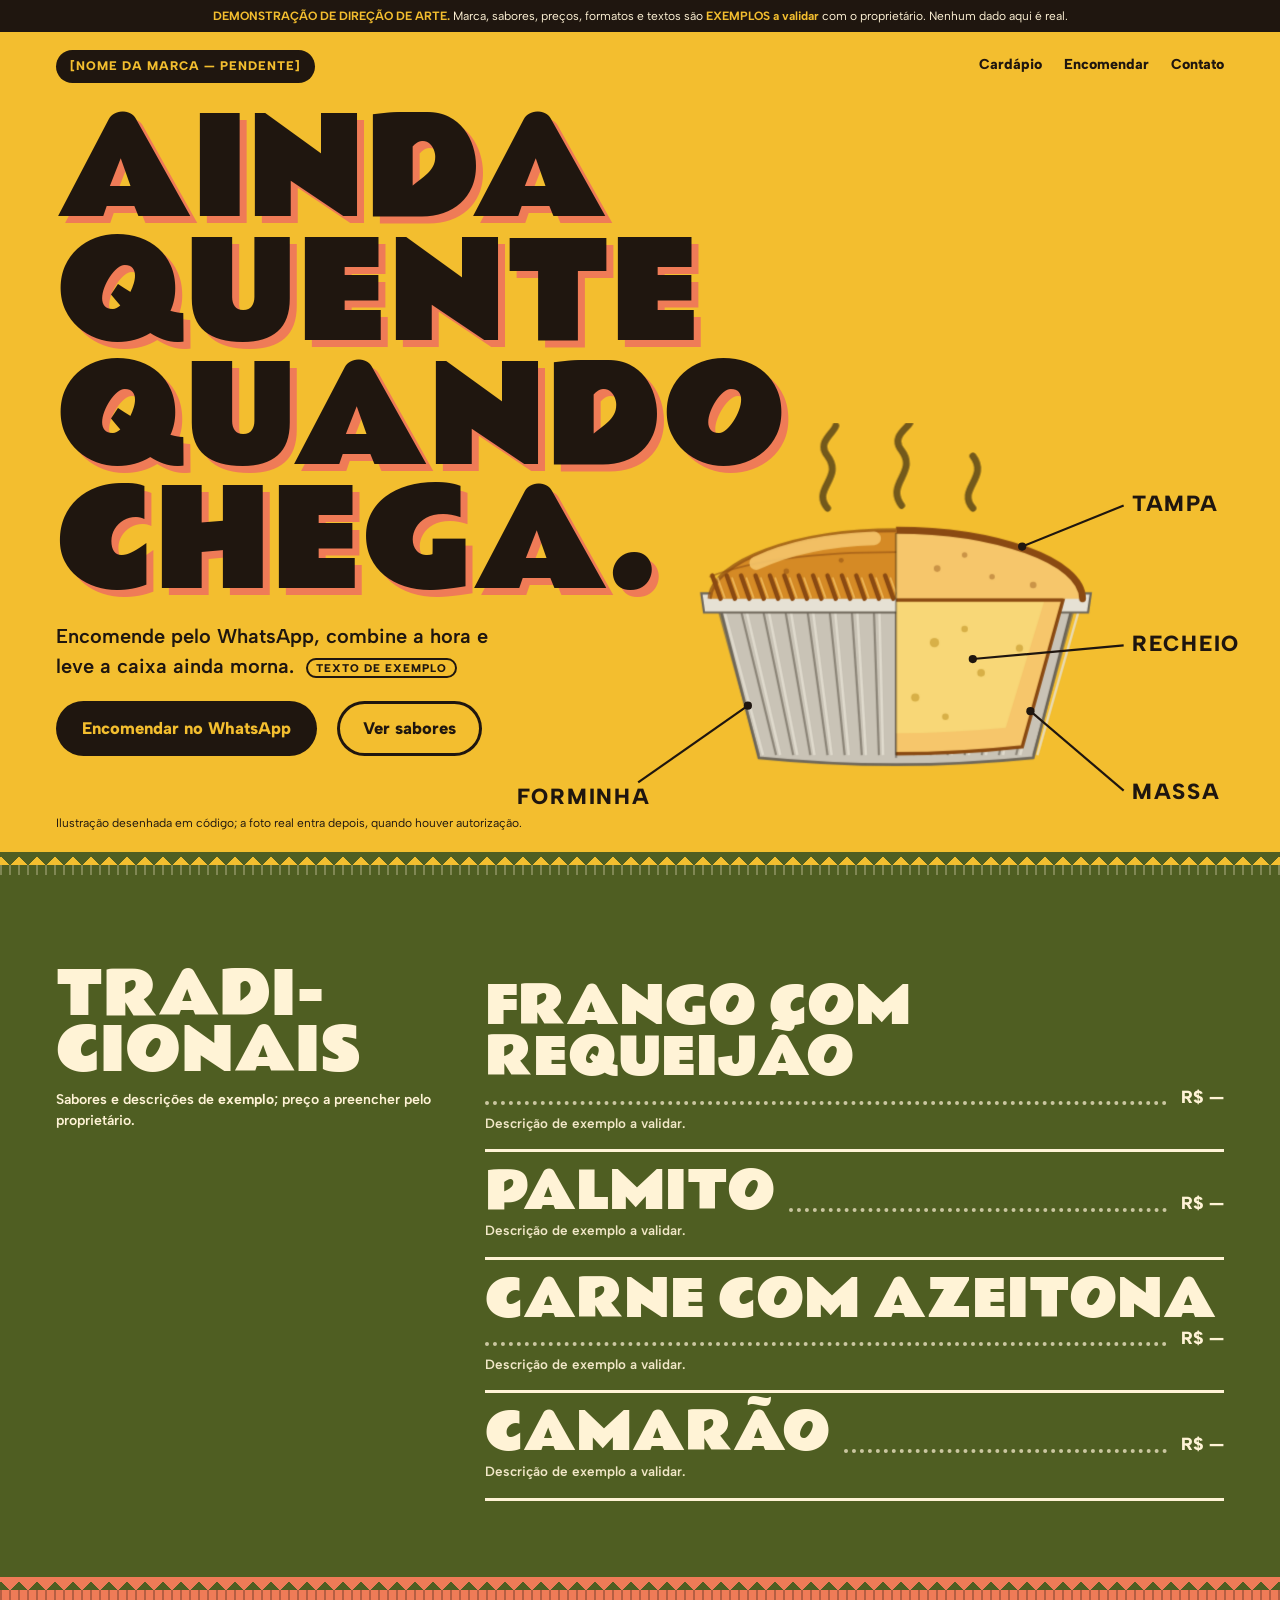
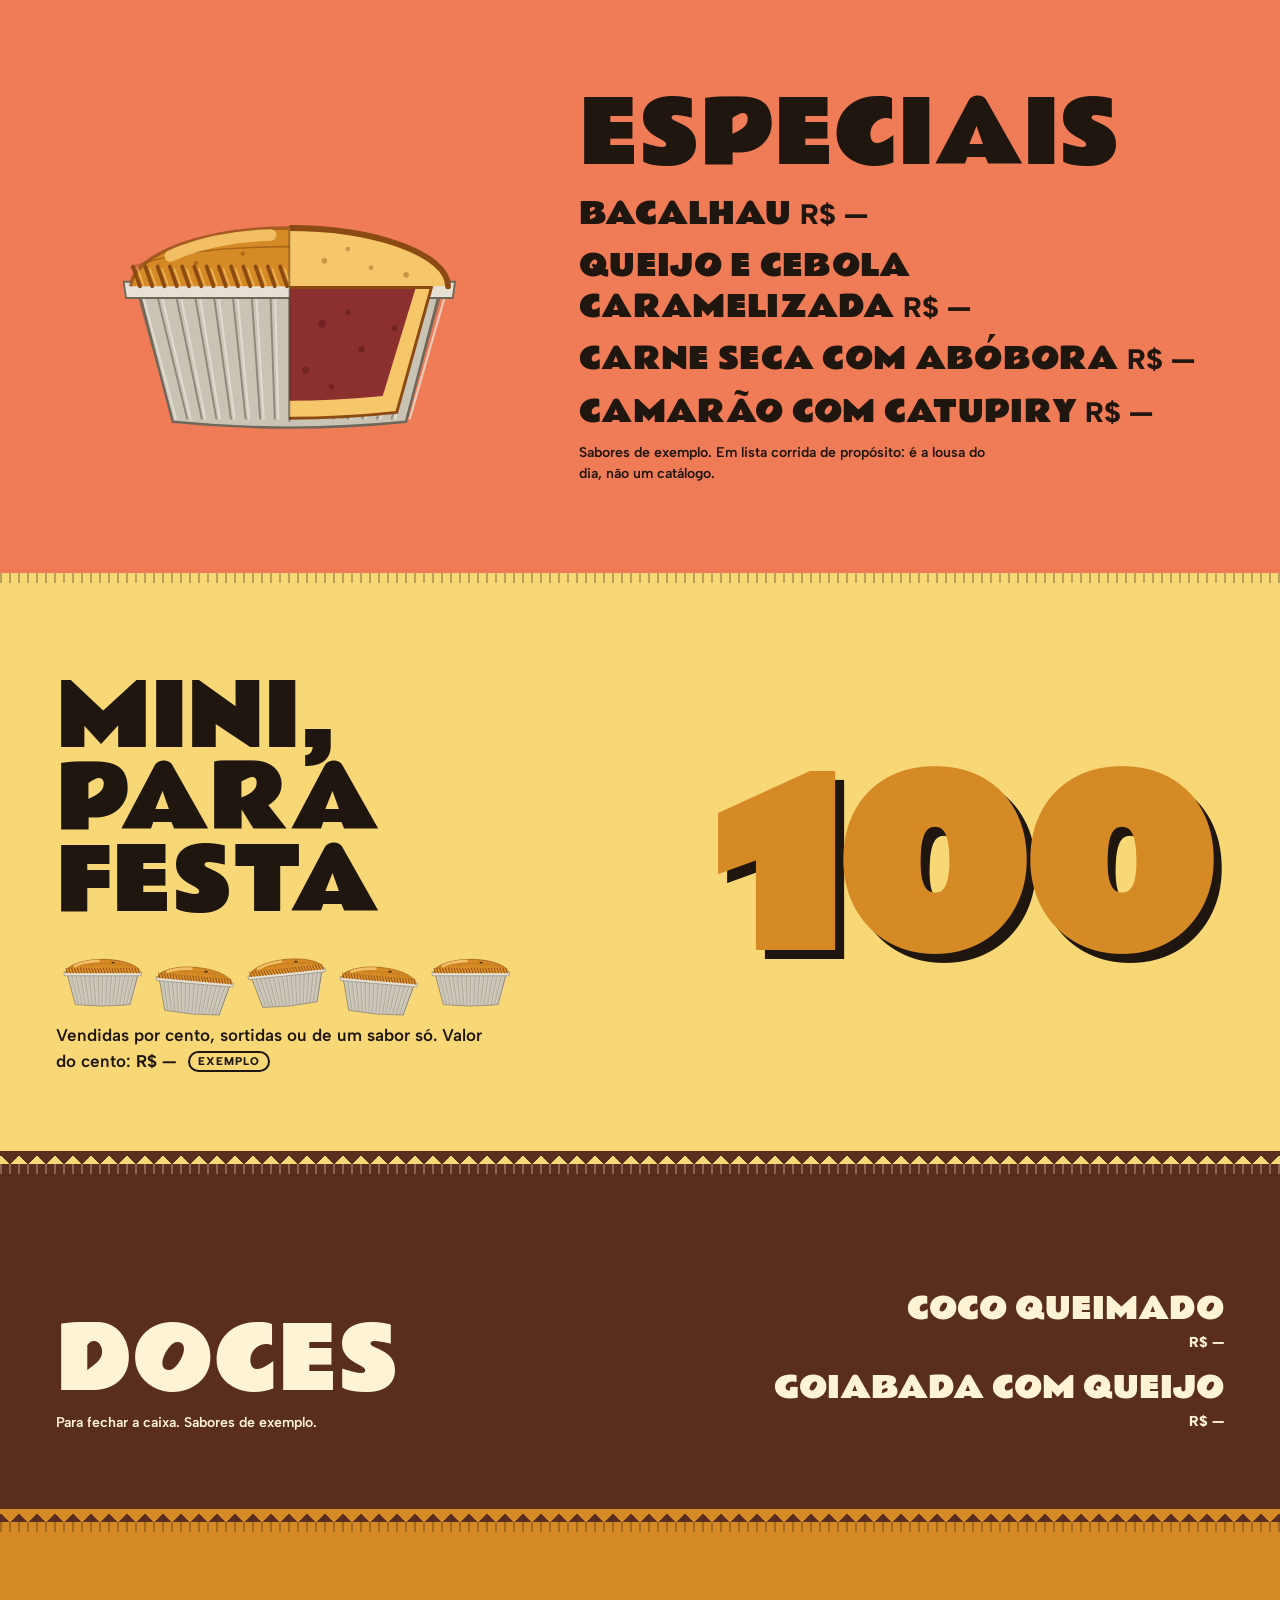
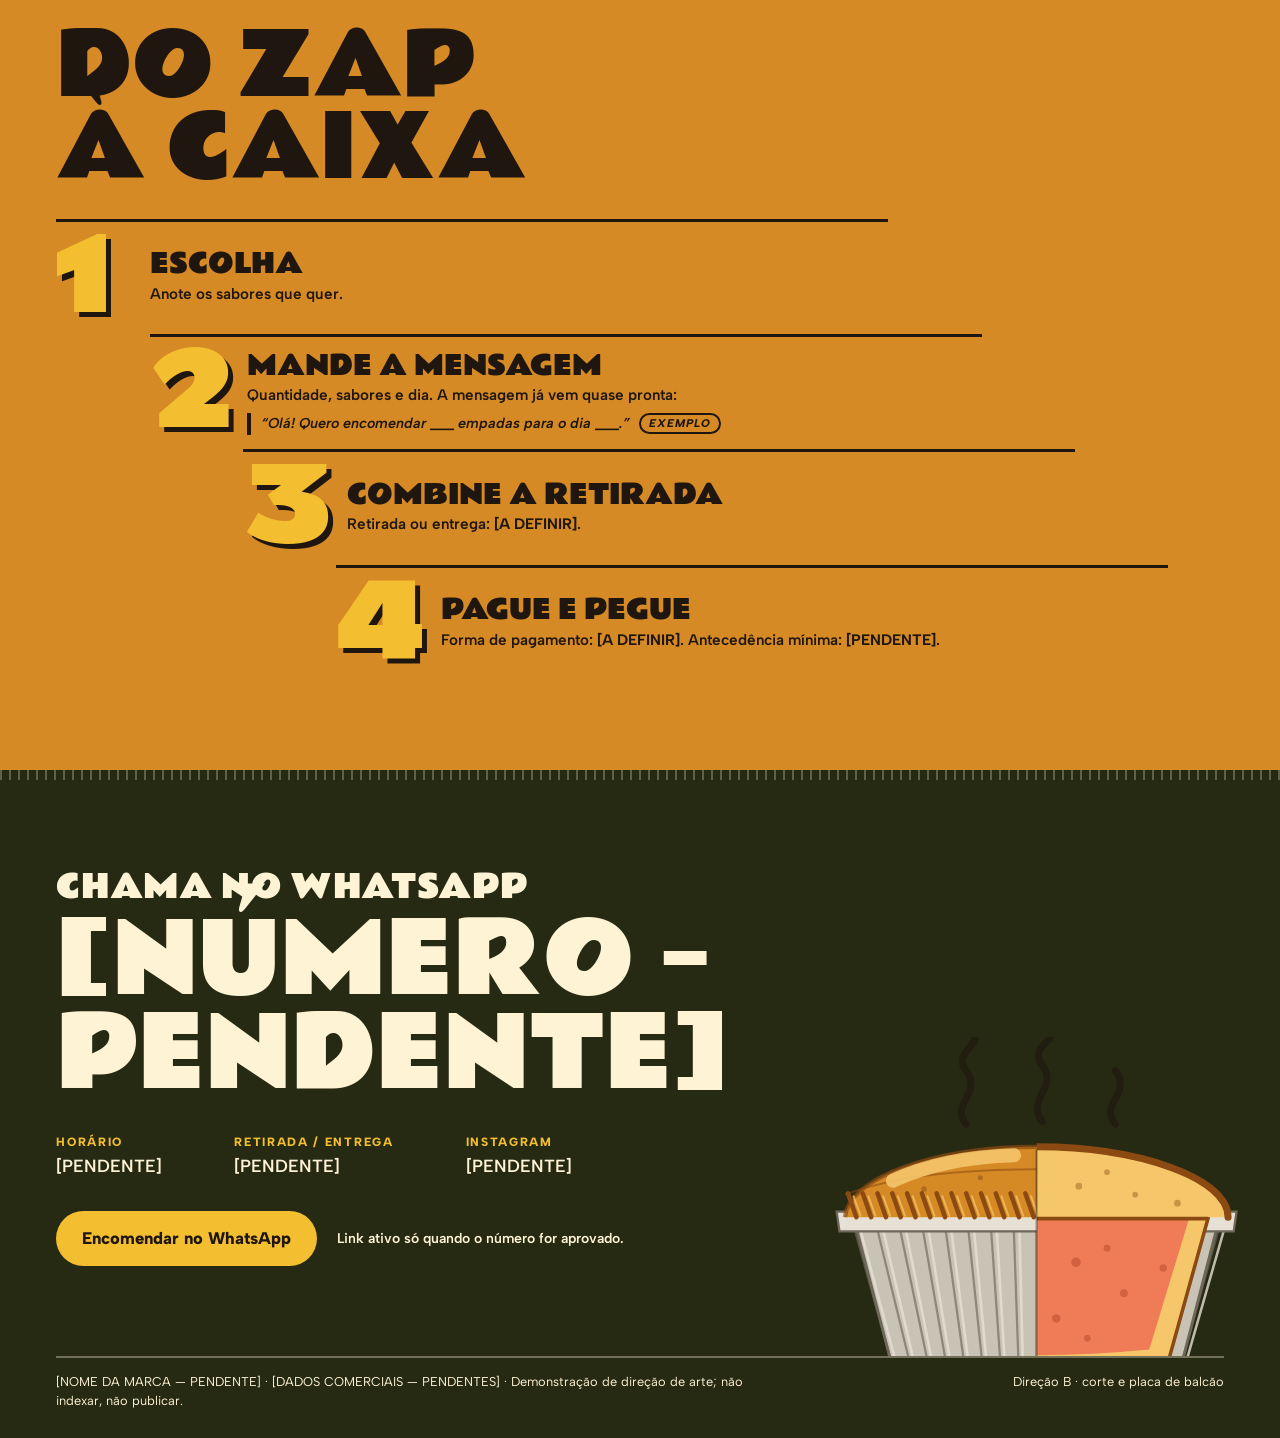
<file: direcao-b/index.html>
<!doctype html>
<html lang="pt-BR">
<head>
<meta charset="utf-8">
<meta name="viewport" content="width=device-width, initial-scale=1">
<meta name="robots" content="noindex, nofollow">
<title>Direção B — Corte e placa de balcão (demonstração)</title>
<link rel="preconnect" href="https://fonts.googleapis.com">
<link rel="preconnect" href="https://fonts.gstatic.com" crossorigin>
<link href="https://fonts.googleapis.com/css2?family=Albert+Sans:wght@400;600;800&family=Rammetto+One&display=swap" rel="stylesheet">
<style>
:root{
  /* cada faixa de cor é um recheio; a massa é a cor do herói */
  --gema:#F3BE2F;            /* massa dourada pincelada com gema */
  --queijo:#F8D777;          /* recheio de queijo */
  --massa:#D58A25; --massa-hi:#F6C66B; --massa-dk:#8A4A12;
  --palmito:#4F5E22;         /* recheio de palmito */
  --coral:#EF7B57;           /* recheio de camarão */
  --carne:#5A2E1E;           /* recheio de carne */
  --azeitona:#262A12;        /* azeitona / fundo do balcão à noite */
  --tinta:#1F160F;
  --foil:#C9C3B6;--foil-hi:#E6E1D4;--foil-dk:#6E675A;--steam:#1F160F;
  --papel:#FFF3D6;           /* só texto claro sobre faixa escura */
  --f-sign:"Rammetto One","Arial Black",Impact,sans-serif;
  --f-text:"Albert Sans",system-ui,"Segoe UI",sans-serif;
  --gut:clamp(16px,4.4vw,72px);
}
*{box-sizing:border-box}
html{scroll-behavior:smooth;-webkit-text-size-adjust:100%}
body{margin:0;background:var(--gema);color:var(--tinta);font-family:var(--f-text);font-size:1.0625rem;line-height:1.5;overflow-x:hidden}
a{color:inherit}
:focus-visible{outline:3px solid var(--tinta);outline-offset:3px;box-shadow:0 0 0 6px var(--papel)}
.dark :focus-visible{outline-color:var(--gema);box-shadow:0 0 0 6px var(--tinta)}
.sr{position:absolute;width:1px;height:1px;overflow:hidden;clip:rect(0 0 0 0)}
.skip{position:absolute;left:8px;top:-60px;background:var(--tinta);color:var(--papel);padding:10px 14px;z-index:100}
.skip:focus{top:8px}
.sign{font-family:var(--f-sign);font-weight:400;text-transform:uppercase;line-height:.95;letter-spacing:0;hyphens:auto}
.ex{display:inline-block;font-size:.7rem;font-weight:800;letter-spacing:.09em;text-transform:uppercase;border:2px solid currentColor;border-radius:99px;padding:0 8px;margin-left:.5em;vertical-align:.12em;white-space:nowrap}

.demo{background:var(--tinta);color:var(--papel);font-size:.75rem;padding:8px var(--gut);text-align:center;line-height:1.35}
.demo b{color:var(--gema)}

.top{display:flex;align-items:center;justify-content:space-between;flex-wrap:wrap;gap:10px 24px;padding:16px var(--gut) 0;position:relative;z-index:5}
.marca{font-weight:800;font-size:.78rem;letter-spacing:.08em;background:var(--tinta);color:var(--gema);padding:7px 14px;border-radius:99px;text-decoration:none}
.top nav{display:flex;gap:4px 22px;flex-wrap:wrap}
.top nav a{font-weight:800;font-size:.9rem;text-decoration:none;padding:6px 0;border-bottom:3px solid transparent}
.top nav a:hover{border-bottom-color:var(--tinta)}

/* ===== HERO: o corte ===== */
.hero{position:relative;display:grid;grid-template-columns:1fr;padding:18px var(--gut) 34px;overflow:hidden}
.hero h1{margin:0;position:relative;z-index:3;font-size:clamp(3rem,17vw,5.6rem);text-shadow:.05em .05em 0 var(--coral)}
.hero h1 span{display:block}
.hero .txt{position:relative;z-index:3}
.lede{margin:16px 0 0;font-size:1.125rem;max-width:28rem;font-weight:600}
.cta{display:flex;flex-wrap:wrap;gap:12px 20px;align-items:center;margin-top:20px}
.btn{display:inline-flex;align-items:center;gap:10px;text-decoration:none;background:var(--tinta);color:var(--gema);font-weight:800;font-size:1.05rem;padding:15px 26px;border-radius:99px;min-height:52px;transition:transform .15s}
.btn:hover{transform:translateY(-2px) rotate(-1deg)}
.btn.on-gema{background:var(--gema);color:var(--tinta)}
.btn.line{background:transparent;color:inherit;box-shadow:inset 0 0 0 3px currentColor}
.corte{position:relative;z-index:1;margin:6px calc(var(--gut) * -1) 0;line-height:0}
.corte svg{width:100%;margin-left:0;height:auto;display:block;overflow:visible}
.corte .cota{font-family:var(--f-text);font-weight:800;font-size:16px;letter-spacing:.08em;fill:var(--tinta)}
.corte .fio{stroke:var(--tinta);stroke-width:1.6;fill:none}
.corte .asa{animation:assenta .9s cubic-bezier(.2,1.3,.4,1) .15s both}
@keyframes assenta{from{transform:translateY(18px);opacity:.2}to{transform:none;opacity:1}}
.legenda{font-size:.75rem;margin:10px var(--gut) 0;line-height:1.35;position:relative;z-index:3}

/* borda repulgada: cada faixa nasce com a borda da massa subindo */
.faixa{position:relative;padding:clamp(48px,8vw,110px) var(--gut) clamp(40px,7vw,96px)}
.faixa::before{content:"";position:absolute;left:0;right:0;top:-13px;height:14px;background:inherit;-webkit-mask:conic-gradient(from -45deg at bottom,#0000,#000 1deg 89deg,#0000 90deg) 50%/18px 100%;mask:conic-gradient(from -45deg at bottom,#0000,#000 1deg 89deg,#0000 90deg) 50%/18px 100%}
.faixa::after{content:"";position:absolute;left:0;right:0;top:0;height:10px;opacity:.28;background:repeating-linear-gradient(90deg,currentColor 0 2px,transparent 2px 9px)}
.faixa h2{margin:0}
.nota{font-size:.88rem;max-width:26rem;margin:10px 0 0;font-weight:600}

/* faixa 1: tradicionais — placa de balcão */
.f1{background:var(--palmito);color:var(--papel)}
.f1 h2{font-size:clamp(2rem,9.4vw,5.4rem);margin-bottom:6px}
.placa{list-style:none;margin:26px 0 0;padding:0}
.placa li{display:flex;flex-wrap:wrap;gap:0 14px;align-items:baseline;padding:10px 0 12px;border-bottom:3px solid var(--papel)}
.placa .lead{flex:1 1 30px;border-bottom:4px dotted var(--papel);align-self:flex-end;margin-bottom:.3em;opacity:.7;min-width:30px}
.placa .n{font-family:var(--f-sign);text-transform:uppercase;font-size:clamp(1.35rem,6.6vw,3.2rem);line-height:1;overflow-wrap:anywhere}
.placa .p{font-weight:800;font-size:1.1rem;white-space:nowrap}
.placa .d{flex:0 0 100%;font-size:.84rem;font-weight:600;opacity:.92;margin-top:3px}

/* faixa 2: especiais — o corte com mordida + prosa corrida */
.f2{background:var(--coral);color:var(--tinta)}
.f2 .grid{display:grid;gap:22px}
.f2 h2{font-size:clamp(2rem,9.4vw,5.4rem)}
.f2 .peca{--rec:#8C2F2F;--rec-dk:#5b1717;--steam:transparent;width:min(88%,420px);margin-left:auto;transform:none}
.f2 .peca svg{display:block;width:100%;height:auto}
.f2 .prosa{font-size:clamp(1.2rem,4.8vw,1.7rem);font-weight:600;line-height:1.35;margin:18px 0 0}
.f2 .prosa b{font-family:var(--f-sign);font-weight:400;text-transform:uppercase;font-size:1.08em;letter-spacing:.01em}
.f2 .it{display:block;margin-top:.4em}
.f2 .prosa i{font-style:normal;font-weight:800;white-space:nowrap}
.f2 .prosa .sep{display:inline-block;width:.5em;height:.5em;border-radius:50%;background:var(--tinta);margin:0 .5em;vertical-align:.1em}

/* faixa 3: mini — cento */
.f3{background:var(--queijo);color:var(--tinta);overflow:hidden}
.f3 h2{font-size:clamp(2rem,9.4vw,5.4rem)}
.f3 .cem{font-family:var(--f-sign);font-size:clamp(7rem,40vw,17rem);line-height:.8;color:var(--massa);text-shadow:.04em .04em 0 var(--tinta);margin:26px 0 8px;letter-spacing:-.02em;user-select:none}
.f3 .minis{display:flex;flex-wrap:wrap;gap:0;margin:16px 0 14px;max-width:36rem}
.f3 .minis svg{width:21%;aspect-ratio:400/260;height:auto;display:block;margin:0 -1.5%}
.f3 .minis svg:nth-child(2n){transform:translateY(8px) rotate(5deg)}
.f3 .minis svg:nth-child(3n){transform:rotate(-6deg)}
.f3 p{margin:0;font-weight:600;max-width:28rem}

/* faixa 4: doces */
.f4{background:var(--carne);color:var(--papel);text-align:right}
.f4 h2{font-size:clamp(2rem,9.4vw,5.4rem)}
.f4 ul{list-style:none;margin:20px 0 0;padding:0;display:flex;flex-wrap:wrap;justify-content:flex-end;gap:8px 30px}
.f4 li{font-family:var(--f-sign);text-transform:uppercase;font-size:clamp(1.15rem,5vw,1.9rem)}
.f4 li span{font-family:var(--f-text);font-weight:800;font-size:.9rem;display:block;text-align:right;text-transform:none}
.f4 .nota{margin-left:auto}

/* faixa 5: como encomendar — degraus */
.f5{background:var(--massa);color:var(--tinta)}
.f5 h2{font-size:clamp(2rem,9.4vw,5.4rem);margin-bottom:30px}
.deg{list-style:none;margin:0;padding:0;counter-reset:d}
.deg li{counter-increment:d;display:grid;grid-template-columns:auto 1fr;gap:0 14px;align-items:center;padding:14px 0;border-top:3px solid var(--tinta)}
.deg li::before{content:counter(d);font-family:var(--f-sign);font-size:clamp(3.6rem,18vw,6.2rem);line-height:.85;color:var(--gema);text-shadow:.05em .05em 0 var(--tinta);min-width:.8em}
.deg h3{margin:0;font-family:var(--f-sign);font-weight:400;text-transform:uppercase;font-size:clamp(1.1rem,5vw,1.7rem);line-height:1.05}
.deg p{margin:4px 0 0;font-weight:600;font-size:.95rem}
.deg q{display:block;margin-top:6px;font-style:italic;font-weight:600;font-size:.9rem;quotes:none;border-left:4px solid var(--tinta);padding-left:10px}

/* faixa 6: contato */
.f6{background:var(--azeitona);color:var(--papel)}
.f6{overflow:hidden}
.f6>*{position:relative;z-index:2}
.f6 .fim{position:absolute;z-index:1;width:min(44%,240px);right:-4%;top:auto;bottom:96px;transform:none}
.f6 h2{font-size:clamp(1.3rem,4.6vw,2rem);letter-spacing:.02em;margin-bottom:12px}
.f6 .tel{font-family:var(--f-sign);text-transform:uppercase;font-size:clamp(1.9rem,9.6vw,6rem);line-height:.98;margin:0;overflow-wrap:anywhere}
.f6 dl{margin:30px 0 0;display:grid;gap:18px 40px}
.f6 dt{font-size:.75rem;font-weight:800;letter-spacing:.14em;text-transform:uppercase;color:var(--gema)}
.f6 dd{margin:2px 0 0;font-weight:600;font-size:1.1rem}
.f6 .cta{margin-top:32px}
footer{background:var(--azeitona);color:var(--papel);padding:0 var(--gut) 28px;font-size:.8rem}
footer .l{border-top:2px solid rgba(255,243,214,.35);padding-top:14px;display:flex;flex-wrap:wrap;gap:6px 28px;justify-content:space-between}
footer p{margin:0;max-width:44rem}


@media (prefers-reduced-motion:reduce){
  html{scroll-behavior:auto}
  .corte .asa{animation:none}
  .btn{transition:none}.btn:hover{transform:none}
}

@media (min-width:700px){
  .placa li{padding:14px 0 16px}
  .f6 dl{grid-template-columns:1fr 1fr}
  .f4 ul{gap:12px 44px}
}

/* ===== Desktop: o corte vira cartaz; faixas assimétricas ===== */
@media (min-width:1000px){
  .hero{min-height:min(780px,calc(100vh - 96px));padding:24px var(--gut) 0;display:block}
  .hero h1{font-size:clamp(5.4rem,10.2vw,10.8rem);max-width:60%}
  .hero .txt{max-width:52%}
  .lede{font-size:1.25rem}
  .corte svg{width:100%;margin-left:0}
  .corte{position:absolute;right:0;bottom:44px;width:60%;margin:0;z-index:2}
  .legenda{position:absolute;left:var(--gut);bottom:34px;max-width:34rem;margin:0}
  .hero .txt{padding-bottom:90px}
  .f1{display:grid;grid-template-columns:minmax(0,.34fr) minmax(0,.66fr);gap:0 48px;align-items:start}
  .f1 .cab{position:sticky;top:28px}
  .f1 h2{font-size:clamp(2.4rem,4.6vw,5rem)}
  .placa{margin-top:0}
  .f2 .grid{grid-template-columns:minmax(0,.42fr) minmax(0,.58fr);gap:0 56px;align-items:center}
  .f2 .peca{width:100%;margin:0;transform:none}
  .f2 .prosa{font-size:clamp(1.5rem,2.2vw,2.1rem)}
  .f3{display:grid;grid-template-columns:minmax(0,.55fr) minmax(0,.45fr);gap:0 40px;align-items:center}
  .f3 .cem{grid-column:2;grid-row:1/4;font-size:clamp(11rem,17vw,22rem);margin:0;text-align:right;padding-right:.06em}
  .f3 .minis svg{width:19%}
  .f4{display:grid;grid-template-columns:1fr 1fr;gap:0 40px;align-items:end}
  .f4 .cab{text-align:left}
  .f4 .cab .nota{margin-left:0}
  .f5 .deg li:nth-child(2){margin-left:8%}
  .f5 .deg li:nth-child(3){margin-left:16%}
  .f5 .deg li:nth-child(4){margin-left:24%}
  .f5 .deg li{max-width:52rem}
  .f6 .fim{width:min(44vw,700px);right:-3%;top:auto;bottom:-8%;transform:none}
  .f6 dl{grid-template-columns:repeat(3,auto);justify-content:start;gap:18px 72px}
}
@media (min-width:1500px){
  .hero h1{font-size:clamp(9rem,9.6vw,11.5rem)}
}
</style>
</head>
<body>
<svg width="0" height="0" style="position:absolute" aria-hidden="true" focusable="false">
  <defs><symbol id="forminha" viewBox="0 0 400 260"><defs><clipPath id="forminha-L"><rect x="0" y="0" width="200" height="260"/></clipPath><clipPath id="forminha-R"><rect x="200" y="0" width="200" height="260"/></clipPath></defs><g fill="none" stroke="var(--steam)" stroke-width="5" stroke-linecap="round" opacity=".6"><path d="M150 62 C138 48 162 40 150 24 C142 14 154 8 156 2"/><path d="M204 60 C192 44 216 36 204 20 C196 10 208 4 210 0"/><path d="M256 62 C244 48 268 40 256 24"/></g><path d="M70 128 L330 128 L300 244 Q200 254 100 244 Z" fill="var(--foil)" stroke="var(--foil-dk)" stroke-width="2"/><path d="M70 134 L100 242" stroke="var(--foil-dk)" stroke-width="1.6" opacity=".65"/><path d="M74 134 L103 242" stroke="var(--foil-hi)" stroke-width="1.8" opacity=".8"/><path d="M86.25 134 L112.5 242" stroke="var(--foil-dk)" stroke-width="1.6" opacity=".65"/><path d="M90.25 134 L115.5 242" stroke="var(--foil-hi)" stroke-width="1.8" opacity=".8"/><path d="M102.5 134 L125 242" stroke="var(--foil-dk)" stroke-width="1.6" opacity=".65"/><path d="M106.5 134 L128 242" stroke="var(--foil-hi)" stroke-width="1.8" opacity=".8"/><path d="M118.75 134 L137.5 242" stroke="var(--foil-dk)" stroke-width="1.6" opacity=".65"/><path d="M122.75 134 L140.5 242" stroke="var(--foil-hi)" stroke-width="1.8" opacity=".8"/><path d="M135 134 L150 242" stroke="var(--foil-dk)" stroke-width="1.6" opacity=".65"/><path d="M139 134 L153 242" stroke="var(--foil-hi)" stroke-width="1.8" opacity=".8"/><path d="M151.25 134 L162.5 242" stroke="var(--foil-dk)" stroke-width="1.6" opacity=".65"/><path d="M155.25 134 L165.5 242" stroke="var(--foil-hi)" stroke-width="1.8" opacity=".8"/><path d="M167.5 134 L175 242" stroke="var(--foil-dk)" stroke-width="1.6" opacity=".65"/><path d="M171.5 134 L178 242" stroke="var(--foil-hi)" stroke-width="1.8" opacity=".8"/><path d="M183.75 134 L187.5 242" stroke="var(--foil-dk)" stroke-width="1.6" opacity=".65"/><path d="M187.75 134 L190.5 242" stroke="var(--foil-hi)" stroke-width="1.8" opacity=".8"/><path d="M200 134 L200 242" stroke="var(--foil-dk)" stroke-width="1.6" opacity=".65"/><path d="M204 134 L203 242" stroke="var(--foil-hi)" stroke-width="1.8" opacity=".8"/><path d="M216.25 134 L212.5 242" stroke="var(--foil-dk)" stroke-width="1.6" opacity=".65"/><path d="M220.25 134 L215.5 242" stroke="var(--foil-hi)" stroke-width="1.8" opacity=".8"/><path d="M232.5 134 L225 242" stroke="var(--foil-dk)" stroke-width="1.6" opacity=".65"/><path d="M236.5 134 L228 242" stroke="var(--foil-hi)" stroke-width="1.8" opacity=".8"/><path d="M248.75 134 L237.5 242" stroke="var(--foil-dk)" stroke-width="1.6" opacity=".65"/><path d="M252.75 134 L240.5 242" stroke="var(--foil-hi)" stroke-width="1.8" opacity=".8"/><path d="M265 134 L250 242" stroke="var(--foil-dk)" stroke-width="1.6" opacity=".65"/><path d="M269 134 L253 242" stroke="var(--foil-hi)" stroke-width="1.8" opacity=".8"/><path d="M281.25 134 L262.5 242" stroke="var(--foil-dk)" stroke-width="1.6" opacity=".65"/><path d="M285.25 134 L265.5 242" stroke="var(--foil-hi)" stroke-width="1.8" opacity=".8"/><path d="M297.5 134 L275 242" stroke="var(--foil-dk)" stroke-width="1.6" opacity=".65"/><path d="M301.5 134 L278 242" stroke="var(--foil-hi)" stroke-width="1.8" opacity=".8"/><path d="M313.75 134 L287.5 242" stroke="var(--foil-dk)" stroke-width="1.6" opacity=".65"/><path d="M317.75 134 L290.5 242" stroke="var(--foil-hi)" stroke-width="1.8" opacity=".8"/><path d="M330 134 L300 242" stroke="var(--foil-dk)" stroke-width="1.6" opacity=".65"/><path d="M334 134 L303 242" stroke="var(--foil-hi)" stroke-width="1.8" opacity=".8"/><g clip-path="url(#forminha-R)"><path d="M58 124 L342 124 L340 138 L60 138 Z" fill="var(--foil-hi)" stroke="var(--foil-dk)" stroke-width="1.6"/><path d="M78 128 L322 128 L292 236 Q200 246 108 236 Z" fill="var(--massa-hi)" stroke="var(--massa-dk)" stroke-width="2.5"/><path d="M92 130 L308 130 L280 222 Q200 230 120 222 Z" fill="var(--rec)"/><g fill="var(--rec-dk)" opacity=".5"><circle cx="228" cy="160" r="3.4"/><circle cx="262" cy="182" r="2.8"/><circle cx="214" cy="200" r="3"/><circle cx="250" cy="150" r="2.4"/><circle cx="290" cy="164" r="2.6"/><circle cx="236" cy="214" r="2.4"/></g><path d="M64 128 C66 100 128 78 200 78 C272 78 336 100 336 128 Z" fill="var(--massa-hi)"/><path d="M64 128 C66 100 128 78 200 78 C272 78 336 100 336 128" fill="none" stroke="var(--massa-dk)" stroke-width="5" stroke-linecap="round"/><path d="M78 129 L322 129" stroke="var(--massa-dk)" stroke-width="2.5"/><g fill="var(--massa-dk)" opacity=".4"><circle cx="230" cy="106" r="2.4"/><circle cx="270" cy="112" r="2"/><circle cx="300" cy="118" r="2.4"/><circle cx="250" cy="96" r="2"/></g></g><g clip-path="url(#forminha-L)"><path d="M58 124 L342 124 L340 138 L60 138 Z" fill="var(--foil-hi)" stroke="var(--foil-dk)" stroke-width="1.6"/><path d="M64 128 C66 100 128 78 200 78 C272 78 336 100 336 128 Z" fill="var(--massa)"/><path d="M64 128 C66 100 128 78 200 78 C272 78 336 100 336 128" fill="none" stroke="var(--massa-dk)" stroke-width="3" opacity=".7"/><path d="M66 111 L72 128" stroke="var(--massa-dk)" stroke-width="3.2" stroke-linecap="round"/><path d="M70 113 L75 127" stroke="var(--massa-hi)" stroke-width="1.3" stroke-linecap="round" opacity=".75"/><path d="M76.5 111 L82.5 128" stroke="var(--massa-dk)" stroke-width="3.2" stroke-linecap="round"/><path d="M80.5 113 L85.5 127" stroke="var(--massa-hi)" stroke-width="1.3" stroke-linecap="round" opacity=".75"/><path d="M87 111 L93 128" stroke="var(--massa-dk)" stroke-width="3.2" stroke-linecap="round"/><path d="M91 113 L96 127" stroke="var(--massa-hi)" stroke-width="1.3" stroke-linecap="round" opacity=".75"/><path d="M97.5 111 L103.5 128" stroke="var(--massa-dk)" stroke-width="3.2" stroke-linecap="round"/><path d="M101.5 113 L106.5 127" stroke="var(--massa-hi)" stroke-width="1.3" stroke-linecap="round" opacity=".75"/><path d="M108 111 L114 128" stroke="var(--massa-dk)" stroke-width="3.2" stroke-linecap="round"/><path d="M112 113 L117 127" stroke="var(--massa-hi)" stroke-width="1.3" stroke-linecap="round" opacity=".75"/><path d="M118.5 111 L124.5 128" stroke="var(--massa-dk)" stroke-width="3.2" stroke-linecap="round"/><path d="M122.5 113 L127.5 127" stroke="var(--massa-hi)" stroke-width="1.3" stroke-linecap="round" opacity=".75"/><path d="M129 111 L135 128" stroke="var(--massa-dk)" stroke-width="3.2" stroke-linecap="round"/><path d="M133 113 L138 127" stroke="var(--massa-hi)" stroke-width="1.3" stroke-linecap="round" opacity=".75"/><path d="M139.5 111 L145.5 128" stroke="var(--massa-dk)" stroke-width="3.2" stroke-linecap="round"/><path d="M143.5 113 L148.5 127" stroke="var(--massa-hi)" stroke-width="1.3" stroke-linecap="round" opacity=".75"/><path d="M150 111 L156 128" stroke="var(--massa-dk)" stroke-width="3.2" stroke-linecap="round"/><path d="M154 113 L159 127" stroke="var(--massa-hi)" stroke-width="1.3" stroke-linecap="round" opacity=".75"/><path d="M160.5 111 L166.5 128" stroke="var(--massa-dk)" stroke-width="3.2" stroke-linecap="round"/><path d="M164.5 113 L169.5 127" stroke="var(--massa-hi)" stroke-width="1.3" stroke-linecap="round" opacity=".75"/><path d="M171 111 L177 128" stroke="var(--massa-dk)" stroke-width="3.2" stroke-linecap="round"/><path d="M175 113 L180 127" stroke="var(--massa-hi)" stroke-width="1.3" stroke-linecap="round" opacity=".75"/><path d="M181.5 111 L187.5 128" stroke="var(--massa-dk)" stroke-width="3.2" stroke-linecap="round"/><path d="M185.5 113 L190.5 127" stroke="var(--massa-hi)" stroke-width="1.3" stroke-linecap="round" opacity=".75"/><path d="M192 111 L198 128" stroke="var(--massa-dk)" stroke-width="3.2" stroke-linecap="round"/><path d="M196 113 L201 127" stroke="var(--massa-hi)" stroke-width="1.3" stroke-linecap="round" opacity=".75"/><path d="M202.5 111 L208.5 128" stroke="var(--massa-dk)" stroke-width="3.2" stroke-linecap="round"/><path d="M206.5 113 L211.5 127" stroke="var(--massa-hi)" stroke-width="1.3" stroke-linecap="round" opacity=".75"/><path d="M213 111 L219 128" stroke="var(--massa-dk)" stroke-width="3.2" stroke-linecap="round"/><path d="M217 113 L222 127" stroke="var(--massa-hi)" stroke-width="1.3" stroke-linecap="round" opacity=".75"/><path d="M223.5 111 L229.5 128" stroke="var(--massa-dk)" stroke-width="3.2" stroke-linecap="round"/><path d="M227.5 113 L232.5 127" stroke="var(--massa-hi)" stroke-width="1.3" stroke-linecap="round" opacity=".75"/><path d="M234 111 L240 128" stroke="var(--massa-dk)" stroke-width="3.2" stroke-linecap="round"/><path d="M238 113 L243 127" stroke="var(--massa-hi)" stroke-width="1.3" stroke-linecap="round" opacity=".75"/><path d="M244.5 111 L250.5 128" stroke="var(--massa-dk)" stroke-width="3.2" stroke-linecap="round"/><path d="M248.5 113 L253.5 127" stroke="var(--massa-hi)" stroke-width="1.3" stroke-linecap="round" opacity=".75"/><path d="M255 111 L261 128" stroke="var(--massa-dk)" stroke-width="3.2" stroke-linecap="round"/><path d="M259 113 L264 127" stroke="var(--massa-hi)" stroke-width="1.3" stroke-linecap="round" opacity=".75"/><path d="M265.5 111 L271.5 128" stroke="var(--massa-dk)" stroke-width="3.2" stroke-linecap="round"/><path d="M269.5 113 L274.5 127" stroke="var(--massa-hi)" stroke-width="1.3" stroke-linecap="round" opacity=".75"/><path d="M276 111 L282 128" stroke="var(--massa-dk)" stroke-width="3.2" stroke-linecap="round"/><path d="M280 113 L285 127" stroke="var(--massa-hi)" stroke-width="1.3" stroke-linecap="round" opacity=".75"/><path d="M286.5 111 L292.5 128" stroke="var(--massa-dk)" stroke-width="3.2" stroke-linecap="round"/><path d="M290.5 113 L295.5 127" stroke="var(--massa-hi)" stroke-width="1.3" stroke-linecap="round" opacity=".75"/><path d="M297 111 L303 128" stroke="var(--massa-dk)" stroke-width="3.2" stroke-linecap="round"/><path d="M301 113 L306 127" stroke="var(--massa-hi)" stroke-width="1.3" stroke-linecap="round" opacity=".75"/><path d="M307.5 111 L313.5 128" stroke="var(--massa-dk)" stroke-width="3.2" stroke-linecap="round"/><path d="M311.5 113 L316.5 127" stroke="var(--massa-hi)" stroke-width="1.3" stroke-linecap="round" opacity=".75"/><path d="M318 111 L324 128" stroke="var(--massa-dk)" stroke-width="3.2" stroke-linecap="round"/><path d="M322 113 L327 127" stroke="var(--massa-hi)" stroke-width="1.3" stroke-linecap="round" opacity=".75"/><path d="M328.5 111 L334.5 128" stroke="var(--massa-dk)" stroke-width="3.2" stroke-linecap="round"/><path d="M332.5 113 L337.5 127" stroke="var(--massa-hi)" stroke-width="1.3" stroke-linecap="round" opacity=".75"/><path d="M64 112 C100 98 150 94 200 94 C250 94 300 98 336 112" fill="none" stroke="var(--massa-dk)" stroke-width="1.4" opacity=".55"/><path d="M98 102 C124 90 152 85 184 84" fill="none" stroke="var(--massa-hi)" stroke-width="10" stroke-linecap="round" opacity=".9"/><ellipse cx="238" cy="90" rx="7" ry="3" fill="var(--tinta)" opacity=".75"/><g fill="var(--massa-dk)" opacity=".5"><circle cx="120" cy="108" r="2"/><circle cx="160" cy="100" r="1.8"/><circle cx="262" cy="98" r="2"/></g></g><path d="M200 80 L200 244" stroke="var(--tinta)" stroke-width="1.6" opacity=".35"/></symbol><symbol id="forminha-int" viewBox="0 0 400 260"><defs><clipPath id="forminha-int-L"><rect x="0" y="0" width="200" height="260"/></clipPath><clipPath id="forminha-int-R"><rect x="200" y="0" width="200" height="260"/></clipPath></defs><path d="M70 128 L330 128 L300 244 Q200 254 100 244 Z" fill="var(--foil)" stroke="var(--foil-dk)" stroke-width="2"/><path d="M70 134 L100 242" stroke="var(--foil-dk)" stroke-width="1.6" opacity=".65"/><path d="M74 134 L103 242" stroke="var(--foil-hi)" stroke-width="1.8" opacity=".8"/><path d="M86.25 134 L112.5 242" stroke="var(--foil-dk)" stroke-width="1.6" opacity=".65"/><path d="M90.25 134 L115.5 242" stroke="var(--foil-hi)" stroke-width="1.8" opacity=".8"/><path d="M102.5 134 L125 242" stroke="var(--foil-dk)" stroke-width="1.6" opacity=".65"/><path d="M106.5 134 L128 242" stroke="var(--foil-hi)" stroke-width="1.8" opacity=".8"/><path d="M118.75 134 L137.5 242" stroke="var(--foil-dk)" stroke-width="1.6" opacity=".65"/><path d="M122.75 134 L140.5 242" stroke="var(--foil-hi)" stroke-width="1.8" opacity=".8"/><path d="M135 134 L150 242" stroke="var(--foil-dk)" stroke-width="1.6" opacity=".65"/><path d="M139 134 L153 242" stroke="var(--foil-hi)" stroke-width="1.8" opacity=".8"/><path d="M151.25 134 L162.5 242" stroke="var(--foil-dk)" stroke-width="1.6" opacity=".65"/><path d="M155.25 134 L165.5 242" stroke="var(--foil-hi)" stroke-width="1.8" opacity=".8"/><path d="M167.5 134 L175 242" stroke="var(--foil-dk)" stroke-width="1.6" opacity=".65"/><path d="M171.5 134 L178 242" stroke="var(--foil-hi)" stroke-width="1.8" opacity=".8"/><path d="M183.75 134 L187.5 242" stroke="var(--foil-dk)" stroke-width="1.6" opacity=".65"/><path d="M187.75 134 L190.5 242" stroke="var(--foil-hi)" stroke-width="1.8" opacity=".8"/><path d="M200 134 L200 242" stroke="var(--foil-dk)" stroke-width="1.6" opacity=".65"/><path d="M204 134 L203 242" stroke="var(--foil-hi)" stroke-width="1.8" opacity=".8"/><path d="M216.25 134 L212.5 242" stroke="var(--foil-dk)" stroke-width="1.6" opacity=".65"/><path d="M220.25 134 L215.5 242" stroke="var(--foil-hi)" stroke-width="1.8" opacity=".8"/><path d="M232.5 134 L225 242" stroke="var(--foil-dk)" stroke-width="1.6" opacity=".65"/><path d="M236.5 134 L228 242" stroke="var(--foil-hi)" stroke-width="1.8" opacity=".8"/><path d="M248.75 134 L237.5 242" stroke="var(--foil-dk)" stroke-width="1.6" opacity=".65"/><path d="M252.75 134 L240.5 242" stroke="var(--foil-hi)" stroke-width="1.8" opacity=".8"/><path d="M265 134 L250 242" stroke="var(--foil-dk)" stroke-width="1.6" opacity=".65"/><path d="M269 134 L253 242" stroke="var(--foil-hi)" stroke-width="1.8" opacity=".8"/><path d="M281.25 134 L262.5 242" stroke="var(--foil-dk)" stroke-width="1.6" opacity=".65"/><path d="M285.25 134 L265.5 242" stroke="var(--foil-hi)" stroke-width="1.8" opacity=".8"/><path d="M297.5 134 L275 242" stroke="var(--foil-dk)" stroke-width="1.6" opacity=".65"/><path d="M301.5 134 L278 242" stroke="var(--foil-hi)" stroke-width="1.8" opacity=".8"/><path d="M313.75 134 L287.5 242" stroke="var(--foil-dk)" stroke-width="1.6" opacity=".65"/><path d="M317.75 134 L290.5 242" stroke="var(--foil-hi)" stroke-width="1.8" opacity=".8"/><path d="M330 134 L300 242" stroke="var(--foil-dk)" stroke-width="1.6" opacity=".65"/><path d="M334 134 L303 242" stroke="var(--foil-hi)" stroke-width="1.8" opacity=".8"/><g><path d="M58 124 L342 124 L340 138 L60 138 Z" fill="var(--foil-hi)" stroke="var(--foil-dk)" stroke-width="1.6"/><path d="M64 128 C66 100 128 78 200 78 C272 78 336 100 336 128 Z" fill="var(--massa)"/><path d="M64 128 C66 100 128 78 200 78 C272 78 336 100 336 128" fill="none" stroke="var(--massa-dk)" stroke-width="3" opacity=".7"/><path d="M66 111 L72 128" stroke="var(--massa-dk)" stroke-width="3.2" stroke-linecap="round"/><path d="M70 113 L75 127" stroke="var(--massa-hi)" stroke-width="1.3" stroke-linecap="round" opacity=".75"/><path d="M76.5 111 L82.5 128" stroke="var(--massa-dk)" stroke-width="3.2" stroke-linecap="round"/><path d="M80.5 113 L85.5 127" stroke="var(--massa-hi)" stroke-width="1.3" stroke-linecap="round" opacity=".75"/><path d="M87 111 L93 128" stroke="var(--massa-dk)" stroke-width="3.2" stroke-linecap="round"/><path d="M91 113 L96 127" stroke="var(--massa-hi)" stroke-width="1.3" stroke-linecap="round" opacity=".75"/><path d="M97.5 111 L103.5 128" stroke="var(--massa-dk)" stroke-width="3.2" stroke-linecap="round"/><path d="M101.5 113 L106.5 127" stroke="var(--massa-hi)" stroke-width="1.3" stroke-linecap="round" opacity=".75"/><path d="M108 111 L114 128" stroke="var(--massa-dk)" stroke-width="3.2" stroke-linecap="round"/><path d="M112 113 L117 127" stroke="var(--massa-hi)" stroke-width="1.3" stroke-linecap="round" opacity=".75"/><path d="M118.5 111 L124.5 128" stroke="var(--massa-dk)" stroke-width="3.2" stroke-linecap="round"/><path d="M122.5 113 L127.5 127" stroke="var(--massa-hi)" stroke-width="1.3" stroke-linecap="round" opacity=".75"/><path d="M129 111 L135 128" stroke="var(--massa-dk)" stroke-width="3.2" stroke-linecap="round"/><path d="M133 113 L138 127" stroke="var(--massa-hi)" stroke-width="1.3" stroke-linecap="round" opacity=".75"/><path d="M139.5 111 L145.5 128" stroke="var(--massa-dk)" stroke-width="3.2" stroke-linecap="round"/><path d="M143.5 113 L148.5 127" stroke="var(--massa-hi)" stroke-width="1.3" stroke-linecap="round" opacity=".75"/><path d="M150 111 L156 128" stroke="var(--massa-dk)" stroke-width="3.2" stroke-linecap="round"/><path d="M154 113 L159 127" stroke="var(--massa-hi)" stroke-width="1.3" stroke-linecap="round" opacity=".75"/><path d="M160.5 111 L166.5 128" stroke="var(--massa-dk)" stroke-width="3.2" stroke-linecap="round"/><path d="M164.5 113 L169.5 127" stroke="var(--massa-hi)" stroke-width="1.3" stroke-linecap="round" opacity=".75"/><path d="M171 111 L177 128" stroke="var(--massa-dk)" stroke-width="3.2" stroke-linecap="round"/><path d="M175 113 L180 127" stroke="var(--massa-hi)" stroke-width="1.3" stroke-linecap="round" opacity=".75"/><path d="M181.5 111 L187.5 128" stroke="var(--massa-dk)" stroke-width="3.2" stroke-linecap="round"/><path d="M185.5 113 L190.5 127" stroke="var(--massa-hi)" stroke-width="1.3" stroke-linecap="round" opacity=".75"/><path d="M192 111 L198 128" stroke="var(--massa-dk)" stroke-width="3.2" stroke-linecap="round"/><path d="M196 113 L201 127" stroke="var(--massa-hi)" stroke-width="1.3" stroke-linecap="round" opacity=".75"/><path d="M202.5 111 L208.5 128" stroke="var(--massa-dk)" stroke-width="3.2" stroke-linecap="round"/><path d="M206.5 113 L211.5 127" stroke="var(--massa-hi)" stroke-width="1.3" stroke-linecap="round" opacity=".75"/><path d="M213 111 L219 128" stroke="var(--massa-dk)" stroke-width="3.2" stroke-linecap="round"/><path d="M217 113 L222 127" stroke="var(--massa-hi)" stroke-width="1.3" stroke-linecap="round" opacity=".75"/><path d="M223.5 111 L229.5 128" stroke="var(--massa-dk)" stroke-width="3.2" stroke-linecap="round"/><path d="M227.5 113 L232.5 127" stroke="var(--massa-hi)" stroke-width="1.3" stroke-linecap="round" opacity=".75"/><path d="M234 111 L240 128" stroke="var(--massa-dk)" stroke-width="3.2" stroke-linecap="round"/><path d="M238 113 L243 127" stroke="var(--massa-hi)" stroke-width="1.3" stroke-linecap="round" opacity=".75"/><path d="M244.5 111 L250.5 128" stroke="var(--massa-dk)" stroke-width="3.2" stroke-linecap="round"/><path d="M248.5 113 L253.5 127" stroke="var(--massa-hi)" stroke-width="1.3" stroke-linecap="round" opacity=".75"/><path d="M255 111 L261 128" stroke="var(--massa-dk)" stroke-width="3.2" stroke-linecap="round"/><path d="M259 113 L264 127" stroke="var(--massa-hi)" stroke-width="1.3" stroke-linecap="round" opacity=".75"/><path d="M265.5 111 L271.5 128" stroke="var(--massa-dk)" stroke-width="3.2" stroke-linecap="round"/><path d="M269.5 113 L274.5 127" stroke="var(--massa-hi)" stroke-width="1.3" stroke-linecap="round" opacity=".75"/><path d="M276 111 L282 128" stroke="var(--massa-dk)" stroke-width="3.2" stroke-linecap="round"/><path d="M280 113 L285 127" stroke="var(--massa-hi)" stroke-width="1.3" stroke-linecap="round" opacity=".75"/><path d="M286.5 111 L292.5 128" stroke="var(--massa-dk)" stroke-width="3.2" stroke-linecap="round"/><path d="M290.5 113 L295.5 127" stroke="var(--massa-hi)" stroke-width="1.3" stroke-linecap="round" opacity=".75"/><path d="M297 111 L303 128" stroke="var(--massa-dk)" stroke-width="3.2" stroke-linecap="round"/><path d="M301 113 L306 127" stroke="var(--massa-hi)" stroke-width="1.3" stroke-linecap="round" opacity=".75"/><path d="M307.5 111 L313.5 128" stroke="var(--massa-dk)" stroke-width="3.2" stroke-linecap="round"/><path d="M311.5 113 L316.5 127" stroke="var(--massa-hi)" stroke-width="1.3" stroke-linecap="round" opacity=".75"/><path d="M318 111 L324 128" stroke="var(--massa-dk)" stroke-width="3.2" stroke-linecap="round"/><path d="M322 113 L327 127" stroke="var(--massa-hi)" stroke-width="1.3" stroke-linecap="round" opacity=".75"/><path d="M328.5 111 L334.5 128" stroke="var(--massa-dk)" stroke-width="3.2" stroke-linecap="round"/><path d="M332.5 113 L337.5 127" stroke="var(--massa-hi)" stroke-width="1.3" stroke-linecap="round" opacity=".75"/><path d="M64 112 C100 98 150 94 200 94 C250 94 300 98 336 112" fill="none" stroke="var(--massa-dk)" stroke-width="1.4" opacity=".55"/><path d="M98 102 C124 90 152 85 184 84" fill="none" stroke="var(--massa-hi)" stroke-width="10" stroke-linecap="round" opacity=".9"/><ellipse cx="238" cy="90" rx="7" ry="3" fill="var(--tinta)" opacity=".75"/><g fill="var(--massa-dk)" opacity=".5"><circle cx="120" cy="108" r="2"/><circle cx="160" cy="100" r="1.8"/><circle cx="262" cy="98" r="2"/></g></g></symbol></defs>
</svg>

<a class="skip" href="#cardapio">Pular para o cardápio</a>
<div class="demo"><b>DEMONSTRAÇÃO DE DIREÇÃO DE ARTE.</b> Marca, sabores, preços, formatos e textos são <b>EXEMPLOS a validar</b> com o proprietário. Nenhum dado aqui é real.</div>

<div class="top">
  <a class="marca" href="#">[NOME DA MARCA — PENDENTE]</a>
  <nav aria-label="Seções">
    <a href="#cardapio">Cardápio</a>
    <a href="#encomendar">Encomendar</a>
    <a href="#contato">Contato</a>
  </nav>
</div>

<header class="hero">
  <div class="txt">
    <h1 class="sign"><span>Ainda</span><span>quente</span><span>quando</span><span>chega.</span></h1>
    <p class="lede">Encomende pelo WhatsApp, combine a hora e leve a caixa ainda morna. <span class="ex">texto de exemplo</span></p>
    <div class="cta">
      <a class="btn" href="#contato" data-link-pendente="whatsapp">Encomendar no WhatsApp</a>
      <a class="btn line" href="#cardapio">Ver sabores</a>
    </div>
  </div>
  <div class="corte">
    <svg viewBox="0 0 560 320" role="img" aria-labelledby="corte-t" style="--rec:#F8D777;--rec-dk:#B98A18">
      <title id="corte-t">Ilustração em corte: uma empada de forminha canelada, metade vista por fora e metade cortada ao meio, mostrando a massa, o recheio e a tampa com borda repulgada</title>
      <g class="asa"><use href="#forminha" x="80" y="30" width="400" height="260"/></g>
      <path class="fio" d="M446 90 L372 120"/><circle cx="372" cy="120" r="3" fill="var(--tinta)"/>
      <text class="cota" x="452" y="94">TAMPA</text>
      <path class="fio" d="M446 192 L336 202"/><circle cx="336" cy="202" r="3" fill="var(--tinta)"/>
      <text class="cota" x="452" y="196">RECHEIO</text>
      <path class="fio" d="M446 298 L378 240"/><circle cx="378" cy="240" r="3" fill="var(--tinta)"/>
      <text class="cota" x="452" y="304">MASSA</text>
      <path class="fio" d="M92 292 L172 236"/><circle cx="172" cy="236" r="3" fill="var(--tinta)"/>
      <text class="cota" x="4" y="308">FORMINHA</text>
    </svg>
  </div>
  <p class="legenda">Ilustração desenhada em código; a foto real entra depois, quando houver autorização.</p>
</header>

<main>
<section class="faixa f1 dark" id="cardapio" aria-labelledby="h1">
  <div class="cab">
    <h2 class="sign" id="h1">Tradi&shy;cionais</h2>
    <p class="nota">Sabores e descrições de <b>exemplo</b>; preço a preencher pelo proprietário.</p>
  </div>
  <ul class="placa">
    <li><span class="n">Frango com requeijão</span><span class="lead"></span><span class="p">R$ —</span><span class="d">Descrição de exemplo a validar.</span></li>
    <li><span class="n">Palmito</span><span class="lead"></span><span class="p">R$ —</span><span class="d">Descrição de exemplo a validar.</span></li>
    <li><span class="n">Carne com azeitona</span><span class="lead"></span><span class="p">R$ —</span><span class="d">Descrição de exemplo a validar.</span></li>
    <li><span class="n">Camarão</span><span class="lead"></span><span class="p">R$ —</span><span class="d">Descrição de exemplo a validar.</span></li>
  </ul>
</section>

<section class="faixa f2" aria-labelledby="h2">
  <div class="grid">
    <div class="peca" aria-hidden="true"><svg viewBox="0 0 400 260"><use href="#forminha"/></svg></div>
    <div>
      <h2 class="sign" id="h2">Espe&shy;ciais</h2>
      <p class="prosa"><span class="it"><b>Bacalhau</b> <i>R$ —</i></span><span class="it"><b>Queijo e cebola caramelizada</b> <i>R$ —</i></span><span class="it"><b>Carne seca com abóbora</b> <i>R$ —</i></span><span class="it"><b>Camarão com catupiry</b> <i>R$ —</i></span></p>
      <p class="nota">Sabores de exemplo. Em lista corrida de propósito: é a lousa do dia, não um catálogo.</p>
    </div>
  </div>
</section>

<section class="faixa f3" aria-labelledby="h3">
  <div>
    <h2 class="sign" id="h3">Mini, para festa</h2>
    <div class="minis" aria-hidden="true">
      <svg viewBox="0 0 400 260" style="--rec:#F8D777;--rec-dk:#B98A18"><use href="#forminha-int"/></svg>
      <svg viewBox="0 0 400 260" style="--rec:#7E8D3B;--rec-dk:#4F5E22"><use href="#forminha-int"/></svg>
      <svg viewBox="0 0 400 260" style="--rec:#5A2E1E;--rec-dk:#2E170E"><use href="#forminha-int"/></svg>
      <svg viewBox="0 0 400 260" style="--rec:#EF7B57;--rec-dk:#B5482A"><use href="#forminha-int"/></svg>
      <svg viewBox="0 0 400 260" style="--rec:#F8D777;--rec-dk:#B98A18"><use href="#forminha-int"/></svg>
    </div>
  </div>
  <p class="cem" aria-hidden="true">100</p>
  <p>Vendidas por cento, sortidas ou de um sabor só. Valor do cento: <b>R$ —</b> <span class="ex">exemplo</span></p>
</section>

<section class="faixa f4 dark" aria-labelledby="h4">
  <div class="cab">
    <h2 class="sign" id="h4">Doces</h2>
    <p class="nota">Para fechar a caixa. Sabores de exemplo.</p>
  </div>
  <ul>
    <li>Coco queimado<span>R$ —</span></li>
    <li>Goiabada com queijo<span>R$ —</span></li>
  </ul>
</section>

<section class="faixa f5" id="encomendar" aria-labelledby="h5">
  <h2 class="sign" id="h5">Do zap<br>à caixa</h2>
  <ol class="deg">
    <li><div><h3>Escolha</h3><p>Anote os sabores que quer.</p></div></li>
    <li><div><h3>Mande a mensagem</h3><p>Quantidade, sabores e dia. A mensagem já vem quase pronta:</p><q>“Olá! Quero encomendar ___ empadas para o dia ___.” <span class="ex">exemplo</span></q></div></li>
    <li><div><h3>Combine a retirada</h3><p>Retirada ou entrega: <b>[A DEFINIR]</b>.</p></div></li>
    <li><div><h3>Pague e pegue</h3><p>Forma de pagamento: <b>[A DEFINIR]</b>. Antecedência mínima: <b>[PENDENTE]</b>.</p></div></li>
  </ol>
</section>

<section class="faixa f6 dark" id="contato" aria-labelledby="h6">
  <svg class="fim" viewBox="0 0 400 260" style="--rec:#EF7B57;--rec-dk:#B5482A" aria-hidden="true"><use href="#forminha"/></svg>
  <h2 class="sign" id="h6">Chama no WhatsApp</h2>
  <p class="tel">[NÚMERO — PENDENTE]</p>
  <dl>
    <div><dt>Horário</dt><dd>[PENDENTE]</dd></div>
    <div><dt>Retirada / entrega</dt><dd>[PENDENTE]</dd></div>
    <div><dt>Instagram</dt><dd>[PENDENTE]</dd></div>
  </dl>
  <div class="cta"><a class="btn on-gema" href="#contato" data-link-pendente="whatsapp">Encomendar no WhatsApp</a><span class="nota" style="margin:0">Link ativo só quando o número for aprovado.</span></div>
</section>
</main>

<footer>
  <div class="l">
    <p>[NOME DA MARCA — PENDENTE] · [DADOS COMERCIAIS — PENDENTES] · Demonstração de direção de arte; não indexar, não publicar.</p>
    <p>Direção B · corte e placa de balcão</p>
  </div>
</footer>

</body>
</html>
</file>
